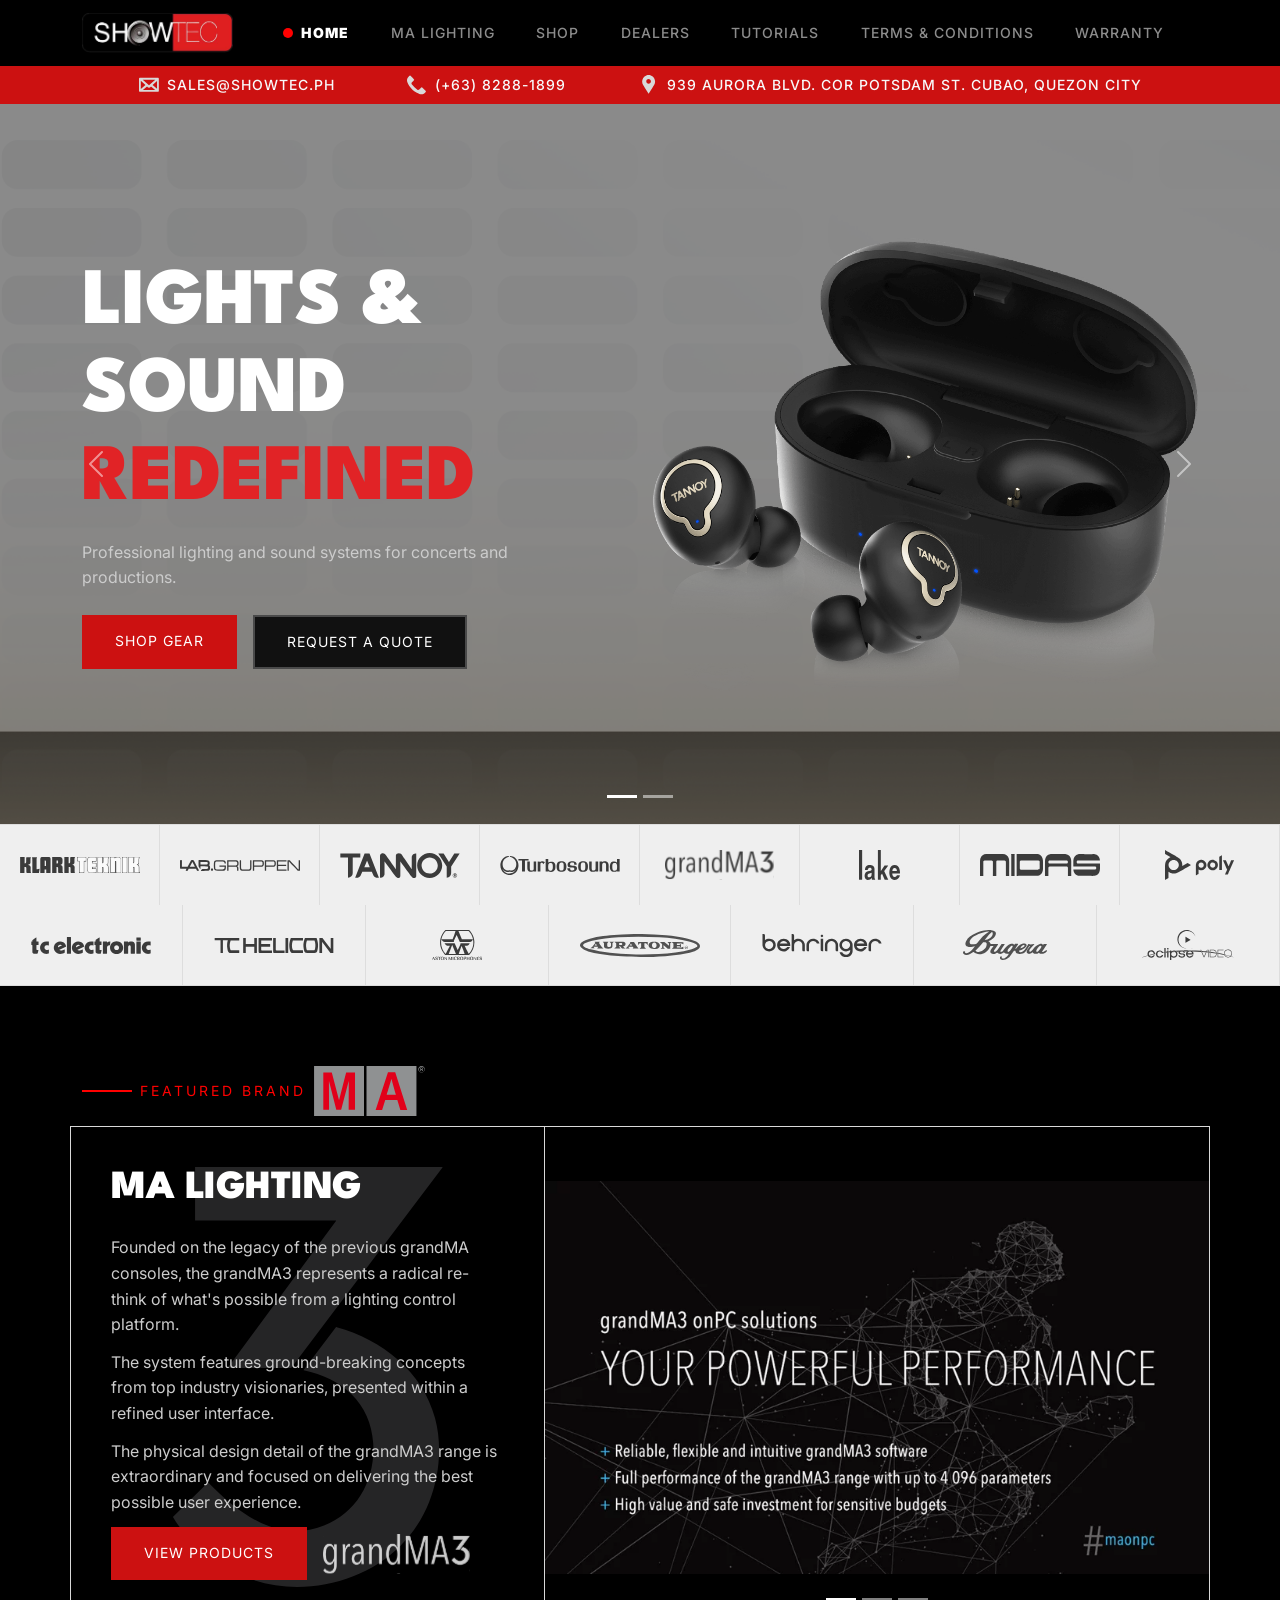
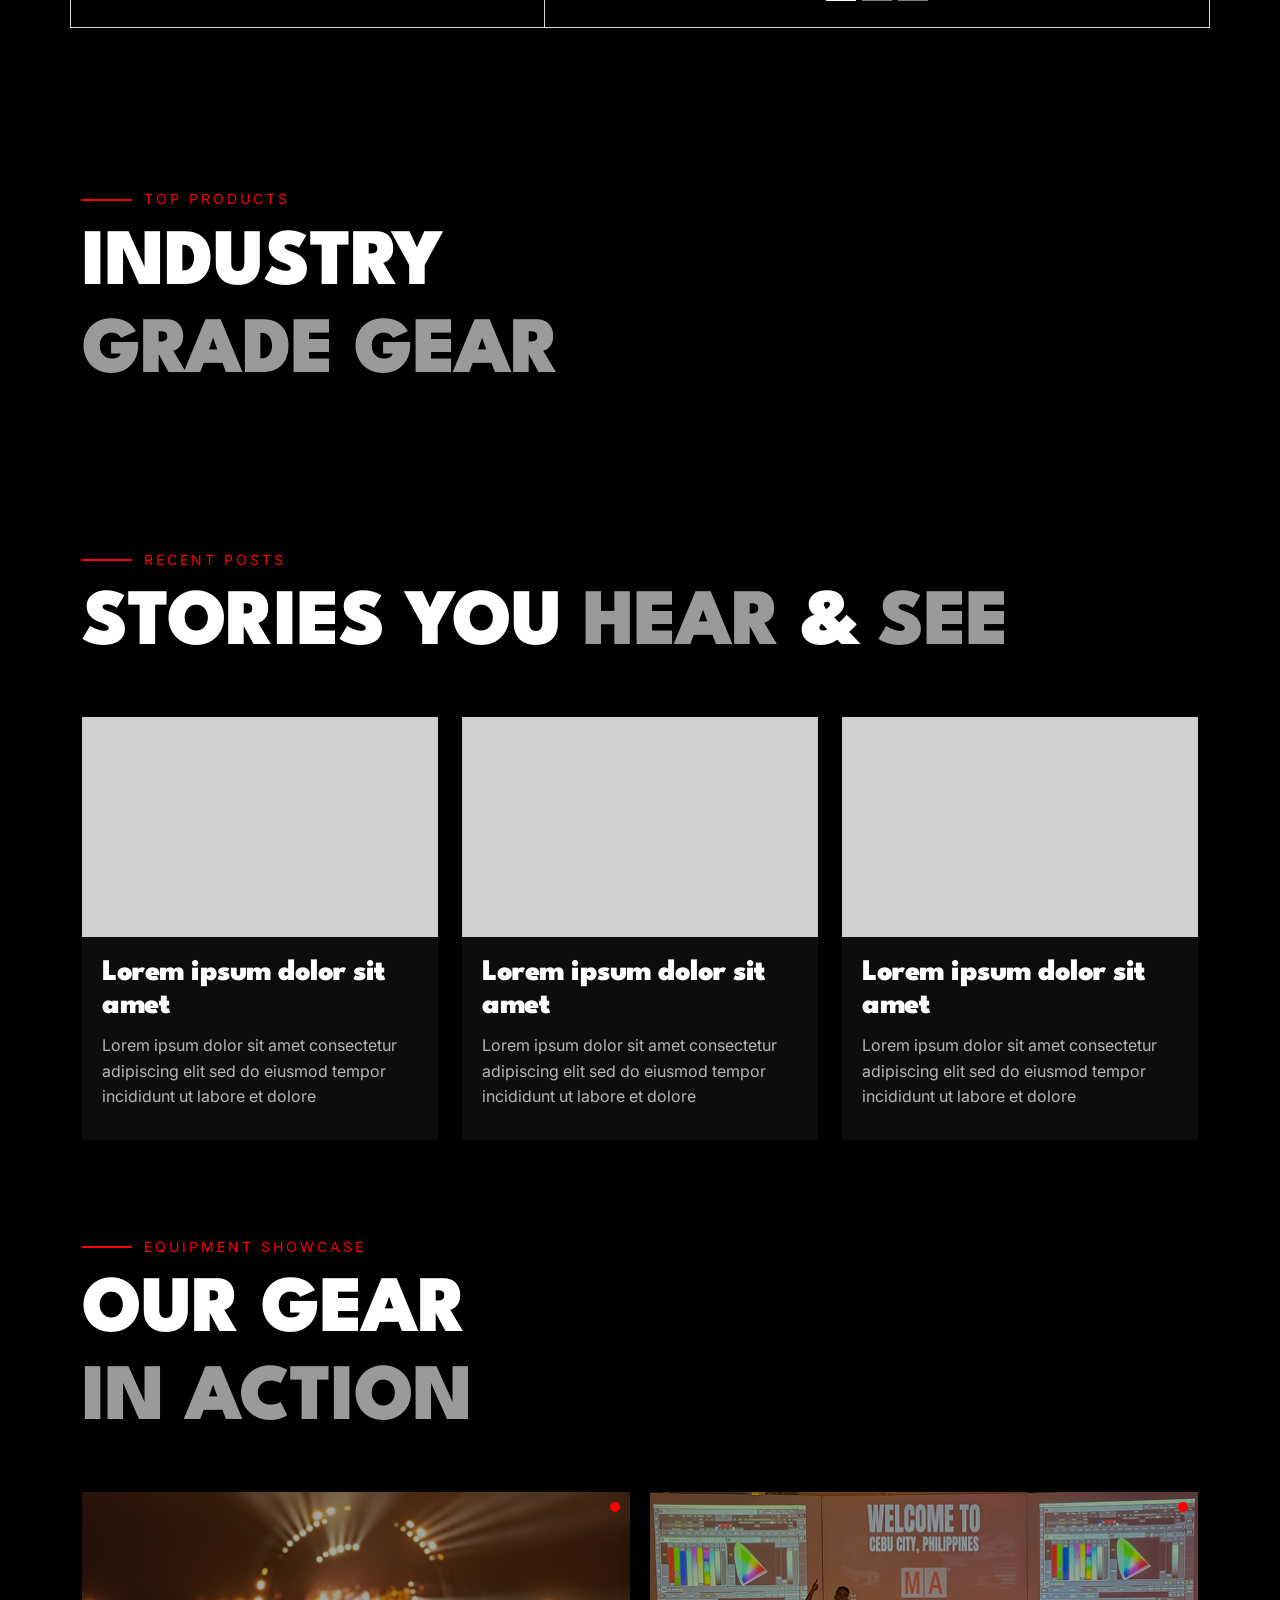
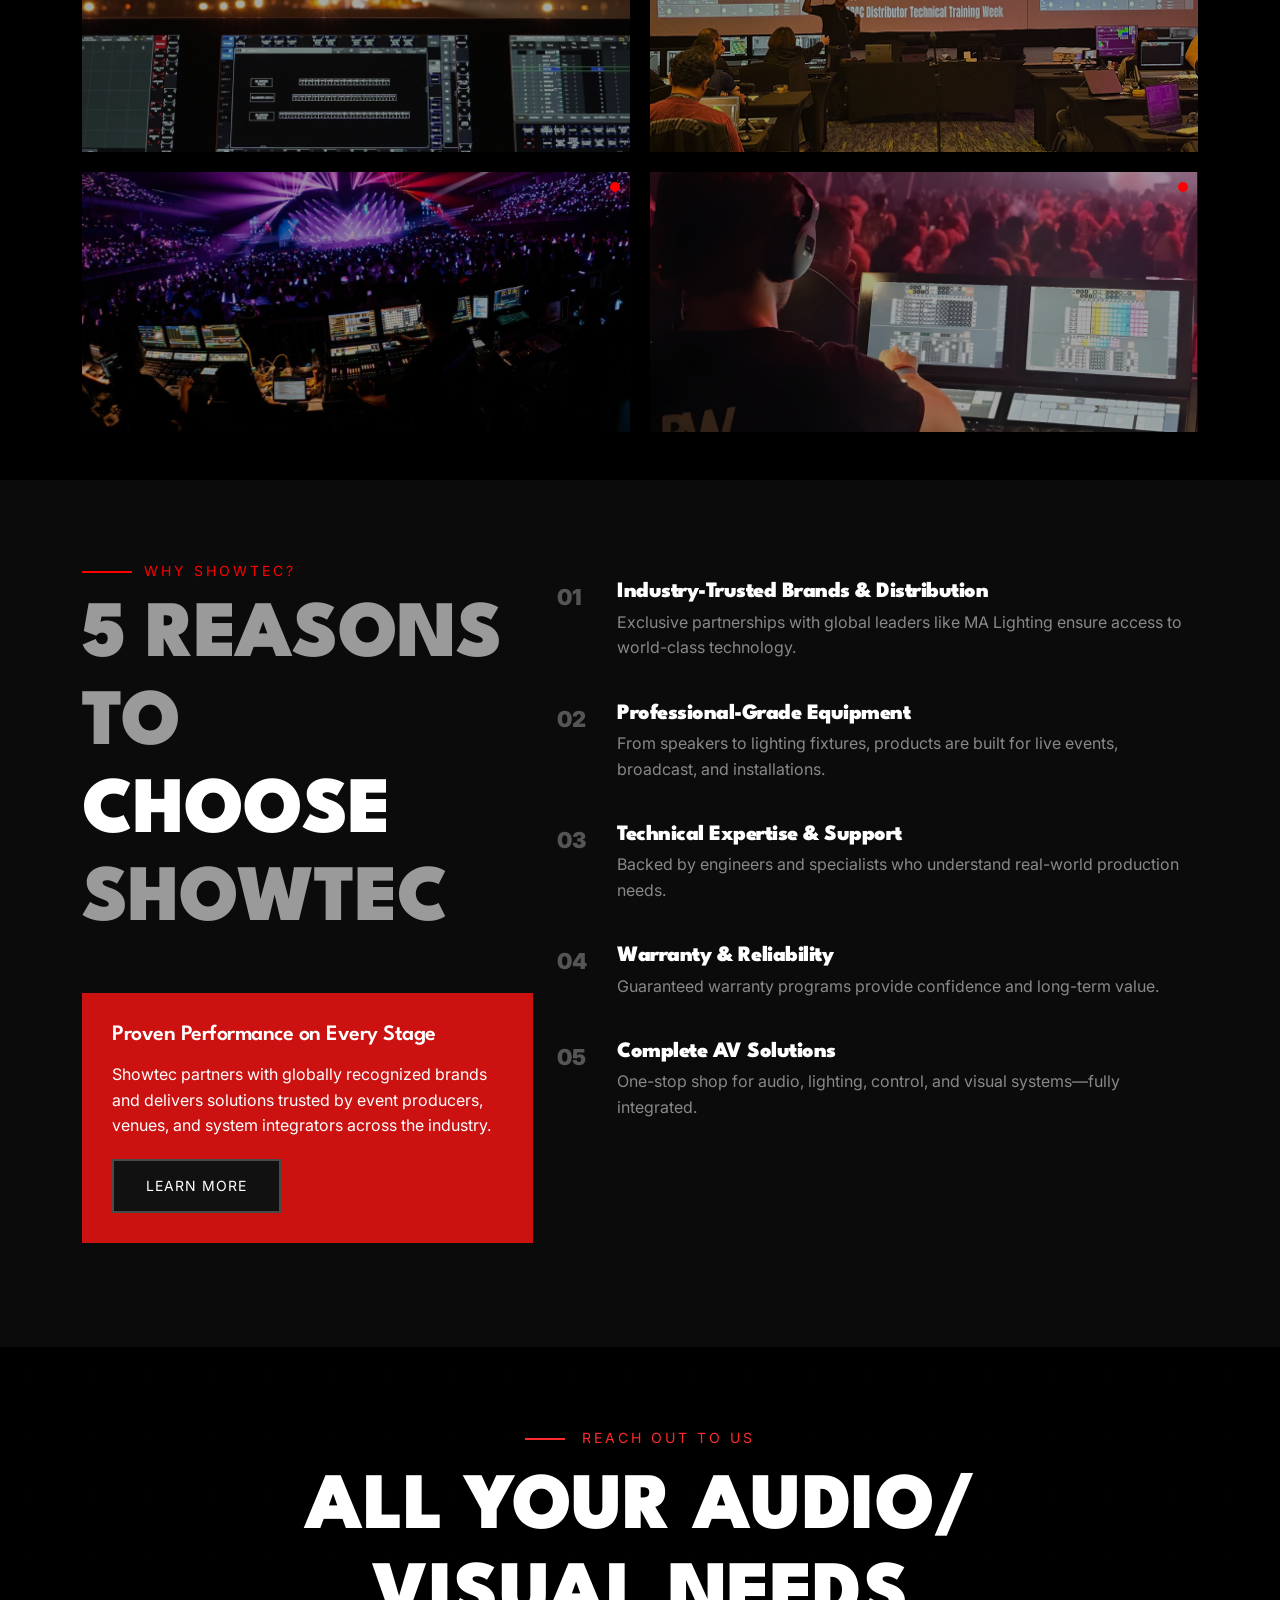
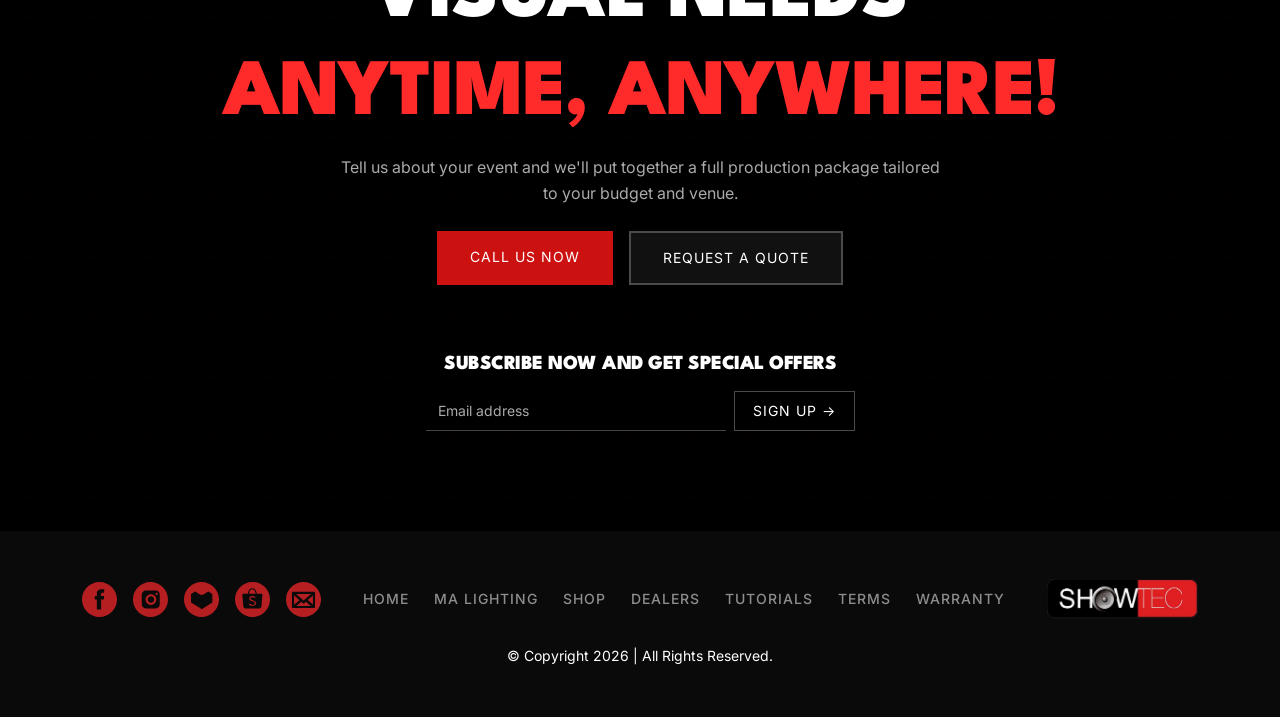
<file: index.html>
<!doctype html>
<html lang="en">

<head>
  <meta charset="UTF-8" />
  <meta name="viewport" content="width=device-width, initial-scale=1" />

  <title>Showtec | Lights & Sound</title>
  <meta name="description" content="Professional lighting and sound systems for events." />
  <meta name="keywords" content="lighting console, stage lighting, sound system philippines" />

  <!-- ================= GOOGLE FONTS ================= -->
  <link rel="preconnect" href="https://fonts.googleapis.com">
  <link rel="preconnect" href="https://fonts.gstatic.com" crossorigin>
  <link
    href="https://fonts.googleapis.com/css2?family=Inter:ital,opsz,wght@0,14..32,100..900;1,14..32,100..900&family=League+Spartan:wght@100..900&display=swap"
    rel="stylesheet">

  <!-- ================= STYLES ================= -->
  <link href="https://cdn.jsdelivr.net/npm/bootstrap@5.3.3/dist/css/bootstrap.min.css" rel="stylesheet" />
  <link rel="stylesheet" href="assets/css/typography.css" />
  <link rel="stylesheet" href="assets/css/style.css" />

  <!-- ================= FAVICON ================= -->
  <link rel="apple-touch-icon" sizes="180x180" href="assets/images/favicon/apple-touch-icon.png" />
  <link rel="icon" type="image/png" sizes="32x32" href="assets/images/favicon/favicon-32x32.png" />
  <link rel="icon" type="image/png" sizes="16x16" href="assets/images/favicon/favicon-16x16.png" />
  <link rel="manifest" href="assets/images/favicon/site.webmanifest" />

  <!-- ================= JAVASCRIPT ================= -->
  <script src="assets/js/main.js" defer></script>
</head>

<body class="bg-black fade-page">

  <!-- ================= NAVBAR================= -->
  <!-- Main navigation bar with logo + menu links w/ script for active state-->
  <nav class="navbar navbar-expand-lg navbar-dark bg-black">

    <div class="container">

      <a class="navbar-brand d-flex align-items-center" href="index.html">
        <img src="assets/images/logo.png" alt="ShowTec Logo" height="40" />
      </a>

      <button class="navbar-toggler" data-bs-toggle="collapse" data-bs-target="#navMenu">
        <span class="navbar-toggler-icon"></span>
      </button>

      <div class="collapse navbar-collapse" id="navMenu">
        <ul class="navbar-nav w-100 justify-content-evenly">

          <li class="nav-item">
            <a class="nav-link" href="index.html">HOME</a>
          </li>

          <li class="nav-item">
            <a class="nav-link" href="ma-lighting/index.html">MA Lighting</a>
          </li>

          <li class="nav-item">
            <a class="nav-link" href="under-construction/index.html">SHOP</a>
          </li>

          <li class="nav-item">
            <a class="nav-link" href="under-construction/index.html">DEALERS</a>
          </li>

          <li class="nav-item">
            <a class="nav-link" href="under-construction/index.html">TUTORIALS</a>
          </li>

          <li class="nav-item">
            <a class="nav-link" href="under-construction/index.html">TERMS & CONDITIONS</a>
          </li>

          <li class="nav-item">
            <a class="nav-link" href="under-construction/index.html">WARRANTY</a>
          </li>

        </ul>
      </div>

    </div>

  </nav>

  <!-- ================= RIBBON ================= -->
  <!-- Full-width section that holds e-mail, location, and contact -->
  <section class="ribbon py-2">
    <div class="container">
      <div class="d-flex flex-wrap justify-content-evenly align-items-center gap-3 text-center">

        <!-- EMAIL -->
        <div class="d-flex align-items-center gap-2">
          <img src="assets/icons/mail-white.svg" width="20" height="20" alt="">
          <a href="mailto:sales@showtec.ph?subject=Inquiry&body=Hello%20I%20would%20like%20to%20ask..."
            class="text-decoration-none text-light">
            sales@showtec.ph
          </a>
        </div>

        <!-- CONTACT -->
        <div class="d-flex align-items-center gap-2">
          <img src="assets/icons/contact-white.svg" width="20" height="20" alt="">
          <a href="tel:+63282881899" class="text-decoration-none text-light">
            (+63) 8288-1899
          </a>
        </div>

        <!-- LOCATION -->
        <div class="d-flex align-items-center gap-2">
          <img src="assets/icons/location-white.svg" width="20" height="20" alt="">
          <span class="text-light">
            939 Aurora Blvd. cor Potsdam St. Cubao, Quezon City
          </span>
        </div>

      </div>
    </div>
  </section>

  <!-- ================= HERO SLIDER ================= -->
  <!-- Main hero carousel with background images + CTA buttons -->
  <section class="hero-slider">

    <div id="heroCarousel" class="carousel slide carousel-fade" data-bs-ride="carousel" data-bs-interval="3000">

      <!-- INDICATORS -->
      <div class="carousel-indicators">
        <button type="button" data-bs-target="#heroCarousel" data-bs-slide-to="0" class="active"></button>
        <button type="button" data-bs-target="#heroCarousel" data-bs-slide-to="1"></button>
      </div>

      <div class="carousel-inner">

        <!-- SLIDE 1 -->
        <div class="carousel-item active hero-slide">

          <div class="hero-bg" style="background-image: url('assets/images/hero/slide1-bg.png');"></div>
          <div class="hero-overlay"></div>

          <div class="container position-relative">
            <div class="row align-items-center hero-content">

              <!-- LEFT -->
              <div
                class="col-lg-6 text-center text-lg-start d-flex flex-column justify-content-center align-items-center align-items-lg-start">
                <h1 class="hero-title">
                  LIGHTS & SOUND<br />
                  <span>REDEFINED</span>
                </h1>

                <p class="hero-subtext">
                  Professional lighting and sound systems for concerts and productions.
                </p>

                <div class="d-flex gap-3 flex-wrap justify-content-center justify-content-lg-start">
                  <a href="#" class="btn-custom btn-primary-custom">SHOP GEAR</a>
                  <a href="#" class="btn-custom btn-secondary-custom">REQUEST A QUOTE</a>
                </div>
              </div>

              <!-- RIGHT -->
              <div class="col-lg-6 d-flex justify-content-center align-items-center">
                <img src="assets/images/hero/slide1-product.png" class="img-fluid hero-img" alt="">
              </div>

            </div>
          </div>

        </div>

        <!-- SLIDE 2 -->
        <div class="carousel-item hero-slide">

          <div class="hero-bg" style="background-image: url('assets/images/hero/slide2-bg.png');"></div>
          <div class="hero-overlay"></div>

          <div class="container position-relative">
            <div class="row align-items-center hero-content">

              <!-- LEFT -->
              <div
                class="col-lg-6 text-center text-lg-start d-flex flex-column justify-content-center align-items-center align-items-lg-start">
                <h1 class="hero-title">
                  LIGHTS & SOUND<br />
                  <span>REDEFINED</span>
                </h1>

                <p class="hero-subtext">
                  Professional lighting and sound systems for concerts and productions.
                </p>

                <div class="d-flex gap-3 flex-wrap justify-content-center justify-content-lg-start">
                  <a href="#" class="btn-custom btn-primary-custom">SHOP GEAR</a>
                  <a href="#" class="btn-custom btn-secondary-custom">REQUEST A QUOTE</a>
                </div>
              </div>

              <!-- RIGHT -->
              <div class="col-lg-6 d-flex justify-content-center align-items-center">
                <img src="assets/images/hero/slide2-product.png" class="img-fluid hero-img" alt="">
              </div>

            </div>
          </div>

        </div>

      </div>

      <!-- CONTROLS -->
      <button class="carousel-control-prev" type="button" data-bs-target="#heroCarousel" data-bs-slide="prev">
        <span class="carousel-control-prev-icon"></span>
      </button>

      <button class="carousel-control-next" type="button" data-bs-target="#heroCarousel" data-bs-slide="next">
        <span class="carousel-control-next-icon"></span>
      </button>

    </div>

  </section>

  <!-- ================= BRAND BAR ================= -->
  <!-- Horizontal strip showing partner / supported brands -->
  <section class="brand-bar">
    <div class="container-fluid p-0">
      <div class="row g-0 text-center">
        <div class="col">
          <a href="https://www.klarkteknik.com/" class="brand-item px-3" target="_blank">
            <img src="assets/images/brands/klarkteknik.svg" alt="Klark Teknik" />
          </a>
        </div>

        <div class="col">
          <a href="https://www.labgruppen.com/" class="brand-item px-3" target="_blank">
            <img src="assets/images/brands/lab-gruppen.svg" alt="Lab Gruppen" />
          </a>
        </div>

        <div class="col">
          <a href="https://www.tannoy.com/" class="brand-item px-3" target="_blank">
            <img src="assets/images/brands/tannoy.svg" alt="Tannoy" />
          </a>
        </div>

        <div class="col">
          <a href="https://www.turbosound.com/" class="brand-item px-3" target="_blank">
            <img src="assets/images/brands/turbosound.svg" alt="Turbosound" />
          </a>
        </div>

        <div class="col">
          <a href="https://www.malighting.com/" class="brand-item px-3" target="_blank">
            <img src="assets/images/brands/grandma3-black.svg" alt="MA Lighting" />
          </a>
        </div>

        <div class="col">
          <a href="#" class="brand-item px-3" target="_blank">
            <img src="assets/images/brands/lake.svg" alt="Lake" />
          </a>
        </div>

        <div class="col">
          <a href="https://www.midasconsoles.com/" class="brand-item px-3" target="_blank">
            <img src="assets/images/brands/midas.svg" alt="Midas" />
          </a>
        </div>

        <div class="col">
          <a href="https://polyheadsets.net/" class="brand-item px-3" target="_blank">
            <img src="assets/images/brands/poly.svg" alt="Poly" />
          </a>
        </div>

        <div class="col">
          <a href="https://www.tcelectronic.com/" class="brand-item px-3" target="_blank">
            <img src="assets/images/brands/tc-electronic.svg" alt="TC Electronics" />
          </a>
        </div>

        <div class="col">
          <a href="https://www.tc-helicon.com/" class="brand-item px-3" target="_blank">
            <img src="assets/images/brands/tc-helicon.svg" alt="TC Helicon" />
          </a>
        </div>

        <div class="col">
          <a href="https://www.astonmics.com/" class="brand-item px-3" target="_blank">
            <img src="assets/images/brands/aston-microphones.svg" alt="Aston Microphones" />
          </a>
        </div>

        <div class="col">
          <a href="https://www.auratoneaudio.com/" class="brand-item px-3" target="_blank">
            <img src="assets/images/brands/auratone.svg" alt="Auratone" />
          </a>
        </div>

        <div class="col">
          <a href="https://www.behringer.com/" class="brand-item px-3" target="_blank">
            <img src="assets/images/brands/behringer.svg" alt="Behringer" />
          </a>
        </div>

        <div class="col">
          <a href="https://www.bugera-amps.com/" class="brand-item px-3" target="_blank">
            <img src="assets/images/brands/burgera.svg" alt="Burgera" />
          </a>
        </div>

        <div class="col">
          <a href="#" class="brand-item px-3" target="_blank">
            <img src="assets/images/brands/eclipse-video.svg" alt="Eclipse Video" />
          </a>
        </div>

      </div>
    </div>
  </section>

  <!-- ================= FEATURED BRAND ================= -->
  <!-- Split layout: text content (left) + carousel (right) -->
  <section class="featured-brand-section section-video">

    <!-- VIDEO BACKGROUND -->
    <div class="video-wrapper">
      <video autoplay muted loop playsinline>
        <source src="/assets/images/background/showtec-animation-sound-red.mp4" type="video/mp4">
      </video>
      <div class="overlay"></div>
    </div>

    <div class="container">

      <!-- SECTION HEADER -->
      <div class="section-title">
        <div class="small-title d-flex align-items-center gap-2">

          <span class="line"></span>
          <span class="text">FEATURED BRAND</span>

          <!-- LOGO -->
          <img src="assets/images/brands/ma-r.svg" alt="Brand Logo" class="featured-logo">

        </div>
      </div>

      <div class="row featured-brand-wrapper">

        <!-- LEFT CONTENT -->
        <div class="col-lg-5 featured-brand-content">

          <h2 class="brand-title">MA LIGHTING</h2>

          <p>
            Founded on the legacy of the previous grandMA consoles, the
            grandMA3 represents a radical re-think of what's possible from a
            lighting control platform.
          </p>

          <p>
            The system features ground-breaking concepts from top industry
            visionaries, presented within a refined user interface.
          </p>

          <p>
            The physical design detail of the grandMA3 range is extraordinary
            and focused on delivering the best possible user experience.
          </p>

          <div class="d-flex align-items-center gap-3">
            <a href="#" class="btn-custom btn-primary-custom">
              VIEW PRODUCTS
            </a>

            <!-- CLICKABLE LOGO -->
            <a href="https://www.malighting.com/" target="_blank" rel="noopener noreferrer">
              <img src="assets/images/brands/grandma3-white.svg" alt="grandMA3" class="brand-logo">
            </a>
          </div>

        </div>

        <!-- RIGHT CAROUSEL -->
        <div class="col-lg-7 p-0">
          <div id="brandCarousel" class="carousel slide" data-bs-ride="carousel">

            <div class="carousel-inner">

              <div class="carousel-item active">
                <img src="assets/images/feature-brand/slide-1.png" class="d-block w-100" />
              </div>

              <div class="carousel-item">
                <img src="assets/images/feature-brand/slide-2.webp" class="d-block w-100" />
              </div>

              <div class="carousel-item">
                <img src="assets/images/feature-brand/slide-3.webp" class="d-block w-100" />
              </div>

            </div>

            <!-- INDICATORS -->
            <div class="carousel-indicators">
              <button type="button" data-bs-target="#brandCarousel" data-bs-slide-to="0" class="active"></button>
              <button type="button" data-bs-target="#brandCarousel" data-bs-slide-to="1"></button>
              <button type="button" data-bs-target="#brandCarousel" data-bs-slide-to="2"></button>
            </div>

          </div>
        </div>

      </div>

    </div>
  </section>

  <!-- ================= TOP PRODUCTS ================= -->
  <!-- Grid display of featured / best-selling products -->
  <section class="top-products-section">
    <div class="container">

      <!-- SECTION HEADER -->
      <div class="section-title mb-5">
        <div class="small-title">
          <span class="line"></span>
          <span class="text">TOP PRODUCTS</span>
        </div>

        <h2 class="main-title">
          INDUSTRY <br>
          <span>GRADE GEAR</span>
        </h2>
      </div>

      <div class="row g-4" id="products-container">
        <!-- PRODUCTS WILL LOAD HERE -->
        <!-- PRODUCT CARD EXAMPLE -->
      </div>

    </div>
  </section>

  <!-- ================= RECENT POSTS (GRID w/ Description) ================= -->
  <section class="recent-posts-section py-5">
    <div class="container">

      <!-- SECTION HEADER -->
      <div class="section-title mb-5">
        <div class="small-title">
          <span class="line"></span>
          <span class="text">RECENT POSTS</span>
        </div>
        <h2 class="main-title">STORIES YOU <span>HEAR</span> & <span>SEE</span></h2>
      </div>

      <div class="row g-4">

        <!-- CARD -->
        <div class="col-lg-4 col-md-6">
          <div class="post-grid-card">
            <div class="post-grid-image"></div>

            <div class="post-grid-content">
              <h4 class="post-grid-title">
                Lorem ipsum dolor sit amet
              </h4>

              <p class="post-grid-description">
                Lorem ipsum dolor sit amet consectetur adipiscing elit sed do eiusmod tempor incididunt ut labore et
                dolore
              </p>
            </div>
          </div>
        </div>

        <!-- CARD -->
        <div class="col-lg-4 col-md-6">
          <div class="post-grid-card">
            <div class="post-grid-image"></div>

            <div class="post-grid-content">
              <h4 class="post-grid-title">
                Lorem ipsum dolor sit amet
              </h4>

              <p class="post-grid-description">
                Lorem ipsum dolor sit amet consectetur adipiscing elit sed do eiusmod tempor incididunt ut labore et
                dolore
              </p>
            </div>
          </div>
        </div>

        <!-- CARD -->
        <div class="col-lg-4 col-md-6">
          <div class="post-grid-card">
            <div class="post-grid-image"></div>

            <div class="post-grid-content">
              <h4 class="post-grid-title">
                Lorem ipsum dolor sit amet
              </h4>

              <p class="post-grid-description">
                Lorem ipsum dolor sit amet consectetur adipiscing elit sed do eiusmod tempor incididunt ut labore et
                dolore
              </p>
            </div>
          </div>
        </div>

      </div>
    </div>
  </section>

  <!-- ================= EQUIPMENT SHOWCASE (Images / Dot) ================= -->
  <!-- Image Card Layout with Record Red Dot -->
  <section class="recent-posts py-5">

    <div class="container">
      <!-- SECTION HEADER -->
      <div class="section-title mb-5">

        <div class="small-title">
          <span class="line"></span>
          <span class="text">EQUIPMENT SHOWCASE</span>
        </div>

        <h2 class="main-title">
          OUR GEAR <br>
          <span>IN ACTION</span>
        </h2>

      </div>

      <!-- POSTS GRID -->
      <div class="posts-grid">

        <a href="https://www.facebook.com/Showtec.ph" class="post-card-link" target="_blank">
          <div class="post-card">
            <img src="assets/images/recent-posts/recent-post-dot-1.png" alt="">
            <span class="record-dot"></span>
            <div class="post-overlay">
              <span class="date">03-25-26</span>
              <h3>Something extraordinary lit up the stages of France, Belgium & Switzerland.</h3>
            </div>
          </div>
        </a>

        <a href="https://www.facebook.com/Showtec.ph" class="post-card-link" target="_blank">
          <div class="post-card">
            <img src="assets/images/recent-posts/recent-post-dot-2.png" alt="">
            <span class="record-dot"></span>
            <div class="post-overlay">
              <span class="date">03-05-26</span>
              <h3>APAC Distributor Technical Training Week 2026 - Cebu, Philippines!</h3>
            </div>
          </div>
        </a>

        <a href="https://www.facebook.com/Showtec.ph" class="post-card-link" target="_blank">
          <div class="post-card">
            <img src="assets/images/recent-posts/equip-3.svg" alt="">
            <span class="record-dot"></span>
            <div class="post-overlay">
              <span class="date">11-13-25</span>
              <h3>The grandMA3 in action, powering the stunning ACME Lights setup!</h3>
            </div>
          </div>
        </a>

        <a href="https://www.facebook.com/Showtec.ph" class="post-card-link" target="_blank">
          <div class="post-card">
            <img src="assets/images/recent-posts/recent-post-dot-4.png" alt="">
            <span class="record-dot"></span>
            <div class="post-overlay">
              <span class="date">03-05-26</span>
              <h3>Spotted: Midas M32 LIVE & M32R LIVE at the Philippines Korea Business Forum.</h3>
            </div>
          </div>
        </a>

      </div>
    </div>

  </section>


  <!-- ================= WHY SHOWTEC? (LIST / FEATURED) ================= -->
  <!-- Split layout: highlighted content + numbered list -->
  <section class="why-showtec-section">
    <div class="container">

      <div class="row align-items-start">

        <!-- LEFT SIDE -->
        <div class="col-lg-5 mb-4">

          <div class="section-title mb-5">
            <div class="small-title">
              <span class="line"></span>
              <span class="text">WHY SHOWTEC?</span>
            </div>

            <h2 class="main-title">
              <span>5 REASONS TO</span><br />
              CHOOSE <span>SHOWTEC</span>
            </h2>
          </div>

          <div class="highlight-box">
            <h4>Proven Performance on Every Stage</h4>

            <p>
              Showtec partners with globally recognized brands and delivers solutions trusted by event producers, venues, and system integrators across the industry.
            </p>

            <a href="#" class="btn-custom btn-secondary-custom">
              LEARN MORE
            </a>
          </div>

        </div>

        <!-- RIGHT SIDE -->
        <div class="col-lg-7">

          <div class="post-item">
            <span class="number">01</span>
            <div>
              <h5>Industry-Trusted Brands & Distribution</h5>
              <p>Exclusive partnerships with global leaders like MA Lighting ensure access to world-class technology.
              </p>
            </div>
          </div>

          <div class="post-item">
            <span class="number">02</span>
            <div>
              <h5>Professional-Grade Equipment</h5>
              <p>From speakers to lighting fixtures, products are built for live events, broadcast, and installations.
              </p>
            </div>
          </div>

          <div class="post-item">
            <span class="number">03</span>
            <div>
              <h5>Technical Expertise & Support</h5>
              <p>Backed by engineers and specialists who understand real-world production needs.</p>
            </div>
          </div>

          <div class="post-item">
            <span class="number">04</span>
            <div>
              <h5>Warranty & Reliability</h5>
              <p>Guaranteed warranty programs provide confidence and long-term value.</p>
            </div>
          </div>

          <div class="post-item">
            <span class="number">05</span>
            <div>
              <h5>Complete AV Solutions</h5>
              <p>One-stop shop for audio, lighting, control, and visual systems—fully integrated.</p>
            </div>
          </div>

        </div>

      </div>

    </div>
  </section>

  <!-- ================= REACH OUT / CTA ================= -->
  <!-- Full-screen call-to-action with overlay + email signup -->
  <section class="reachout-section text-center text-white d-flex align-items-center section-video">

    <!-- VIDEO BACKGROUND -->
    <div class="video-wrapper">
      <video autoplay muted loop playsinline>
        <source src="/assets/images/background/showtec-animation-sound-red.mp4" type="video/mp4">
      </video>
      <div class="overlay"></div>
    </div>

    <div class="container">

      <!-- Small Header -->
      <p class="reachout-subtitle mb-3">
        <span class="line"></span> REACH OUT TO US
      </p>

      <!-- Main Heading -->
      <h1 class="reachout-title">
        ALL YOUR AUDIO/<br>
        VISUAL NEEDS
      </h1>

      <h1 class="reachout-highlight main-title">
        ANYTIME, ANYWHERE!
      </h1>

      <!-- Description -->
      <p class="reachout-desc mt-3 mb-4">
        Tell us about your event and we'll put together a full production
        package tailored to your budget and venue.
      </p>

      <!-- Buttons -->
      <div class="d-flex justify-content-center gap-3 flex-wrap mb-5">

        <a href="#" class="btn-custom btn-primary-custom">
          CALL US NOW
        </a>

        <a href="#" class="btn-custom btn-secondary-custom">
          REQUEST A QUOTE
        </a>

      </div>

      <!-- Subscribe -->
      <div class="subscribe-box mx-auto">
        <h5 class="mb-3">
          SUBSCRIBE NOW AND GET <span>SPECIAL OFFERS</span>
        </h5>

        <form class="d-flex justify-content-center flex-wrap gap-2">
          <input type="email" class="form-control" placeholder="Email address" style="max-width: 300px;">

          <button class="btn-custom btn-secondary-custom flex-shrink-0">
            SIGN UP →
          </button>
        </form>
      </div>

    </div>
  </section>


  <!-- ================= FOOTER ================= -->
  <!-- Social Media links, Navigation links, Logo and Copyright -->
  <footer class="footer-section text-white py-5">
    <div class="container">

      <div class="d-flex flex-column flex-md-row justify-content-between align-items-center text-center text-md-start">

        <!-- SOCIAL MEDIA -->
        <div class="mb-3 mb-md-0">
          <div class="footer-social d-flex gap-3">

            <a href="https://www.facebook.com/Showtec.ph" target="_blank" class="social-icon">
              <img src="assets/icons/facebook.svg" alt="Facebook">
            </a>

            <a href="https://www.instagram.com/showtecph/" target="_blank" class="social-icon">
              <img src="assets/icons/instagram.svg" alt="Instagram">
            </a>

            <a href="https://www.lazada.com.ph/shop/showtec/" target="_blank" class="social-icon">
              <img src="assets/icons/lazada.svg" alt="Lazada">
            </a>

            <a href="https://shopee.ph/showtec_official" target="_blank" class="social-icon">
              <img src="assets/icons/shopee.svg" alt="Shopee">
            </a>

            <a href="mailto:sales@showtec.ph?subject=Inquiry&body=Hello%20I%20would%20like%20to%20ask..."
              class="social-icon">
              <img src="assets/icons/mail.svg" alt="Email">
            </a>

          </div>
        </div>

        <!-- LINKS -->
        <div class="mb-3 mb-md-0">
          <div class="footer-links">
            <a href="index.html" class="footer-link">HOME</a>
            <a href="ma-lighting/index.html" class="footer-link">MA Lighting</a>
            <a href="under-construction/index.html" class="footer-link">SHOP</a>
            <a href="under-construction/index.html" class="footer-link">DEALERS</a>
            <a href="under-construction/index.html" class="footer-link">TUTORIALS</a>
            <a href="under-construction/index.html" class="footer-link">TERMS</a>
            <a href="under-construction/index.html" class="footer-link">WARRANTY</a>
          </div>
        </div>

        <!-- LOGO -->
        <div class="text-center">
          <a href="index.html">
            <img src="assets/images/logo.png" alt="ShowTec Logo" height="40">
          </a>
        </div>

      </div>

      <!-- COPYRIGHT -->
      <div class="text-center mt-4">
        <small>
          © Copyright 2026 | All Rights Reserved.
        </small>
      </div>

    </div>
  </footer>

  <script src="https://cdn.jsdelivr.net/npm/bootstrap@5.3.3/dist/js/bootstrap.bundle.min.js"></script>
</body>

</html>
</file>
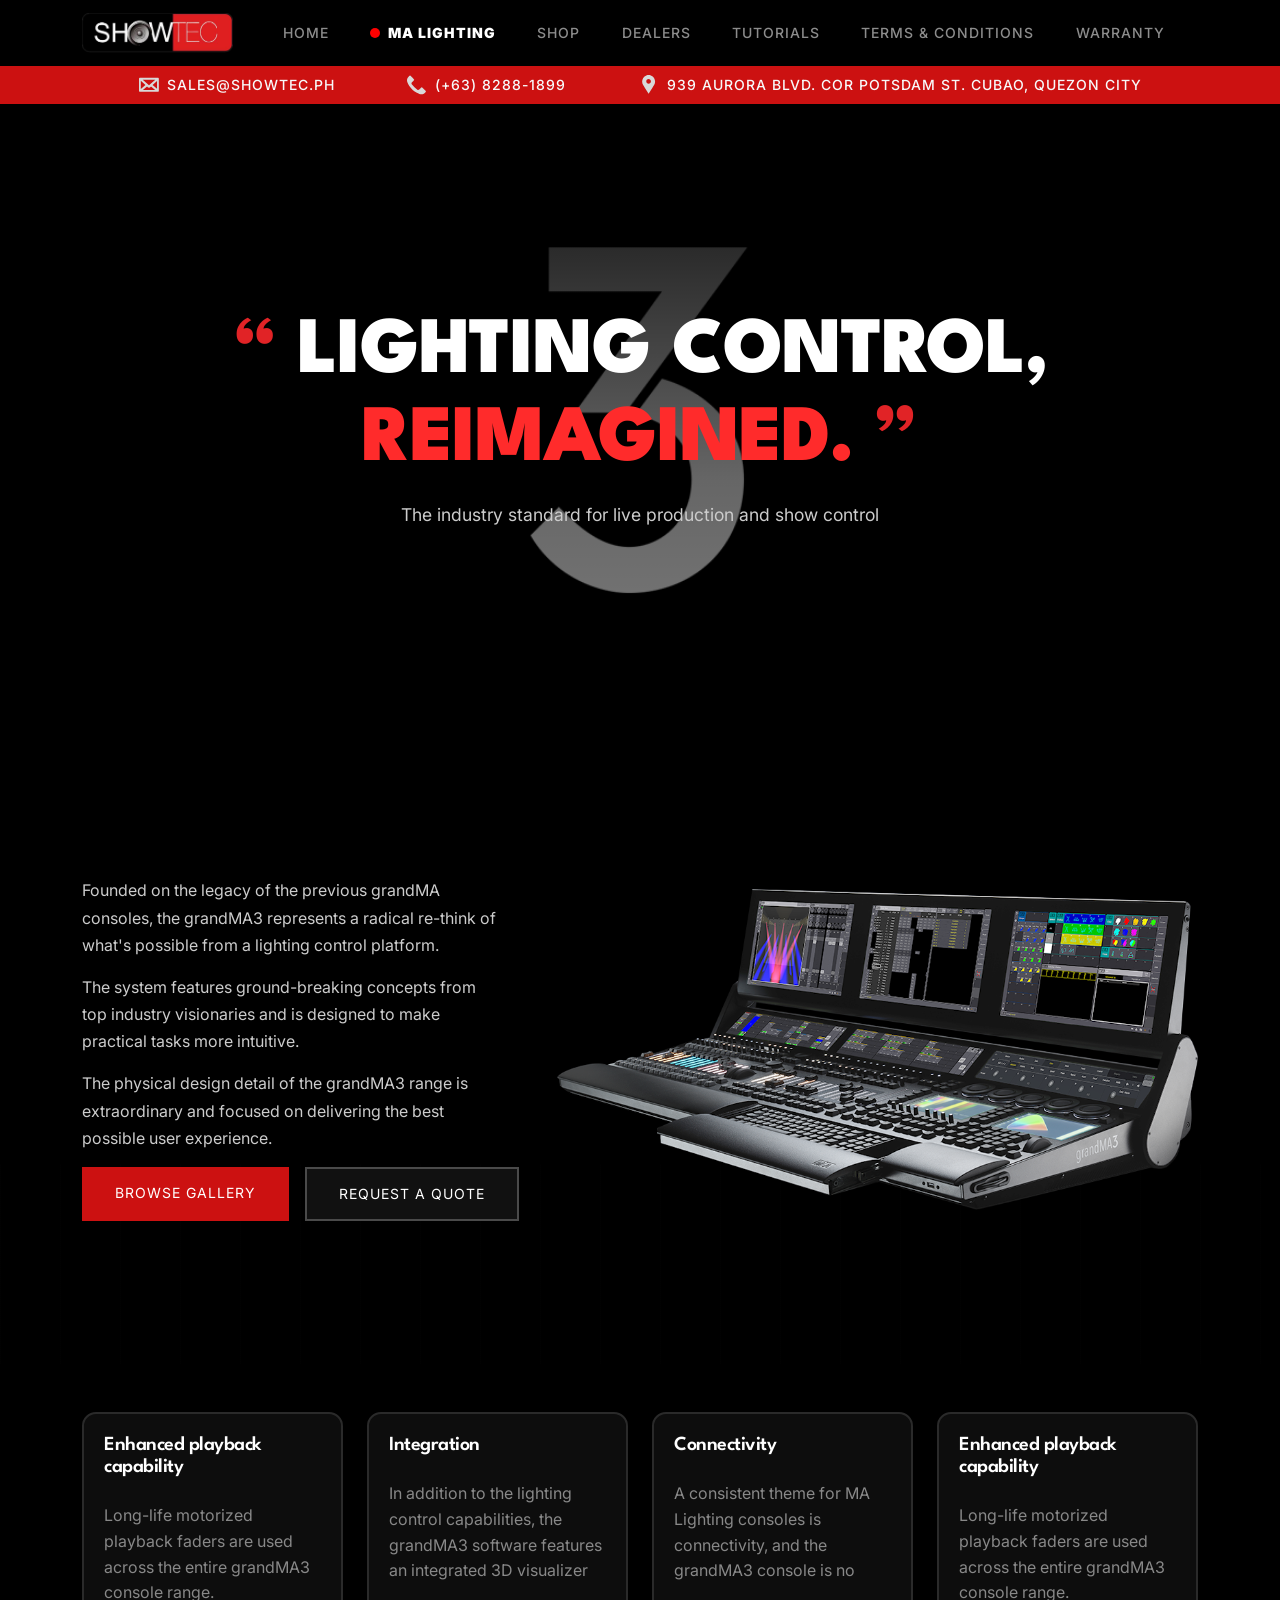
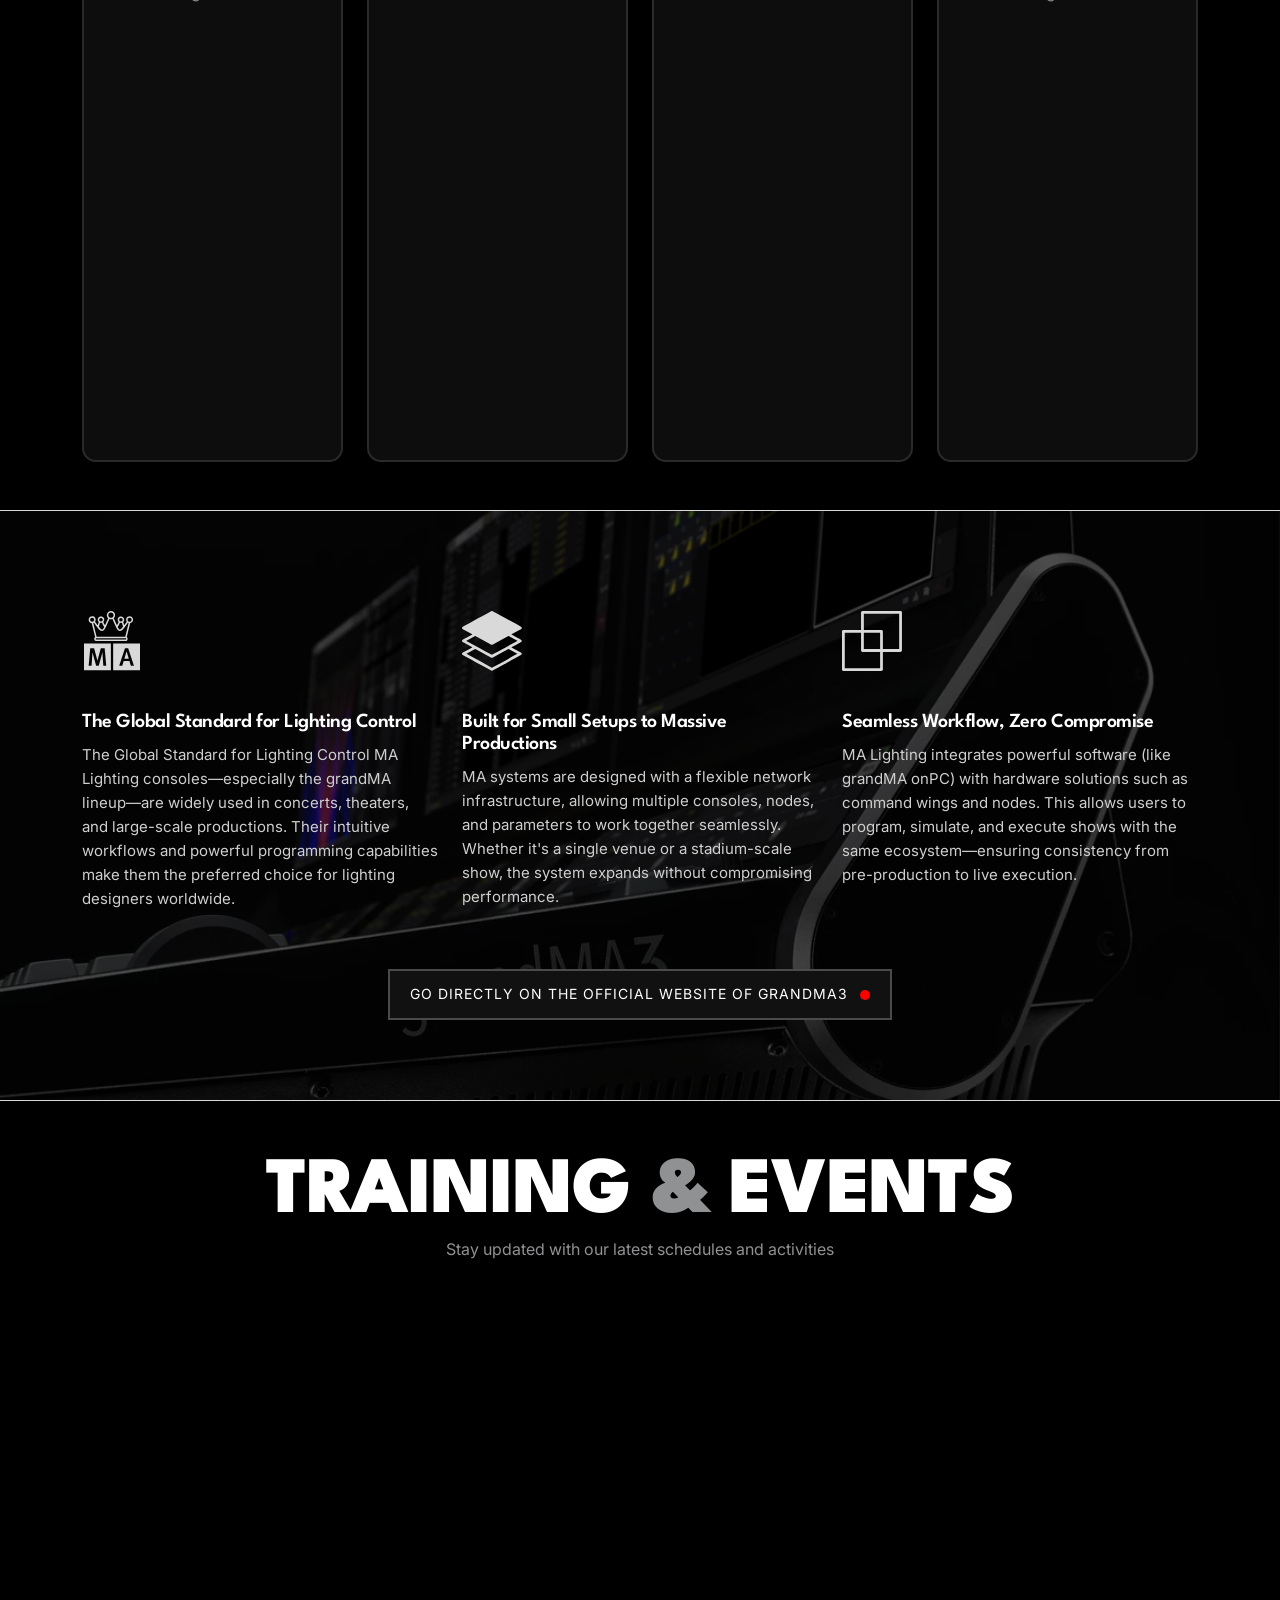
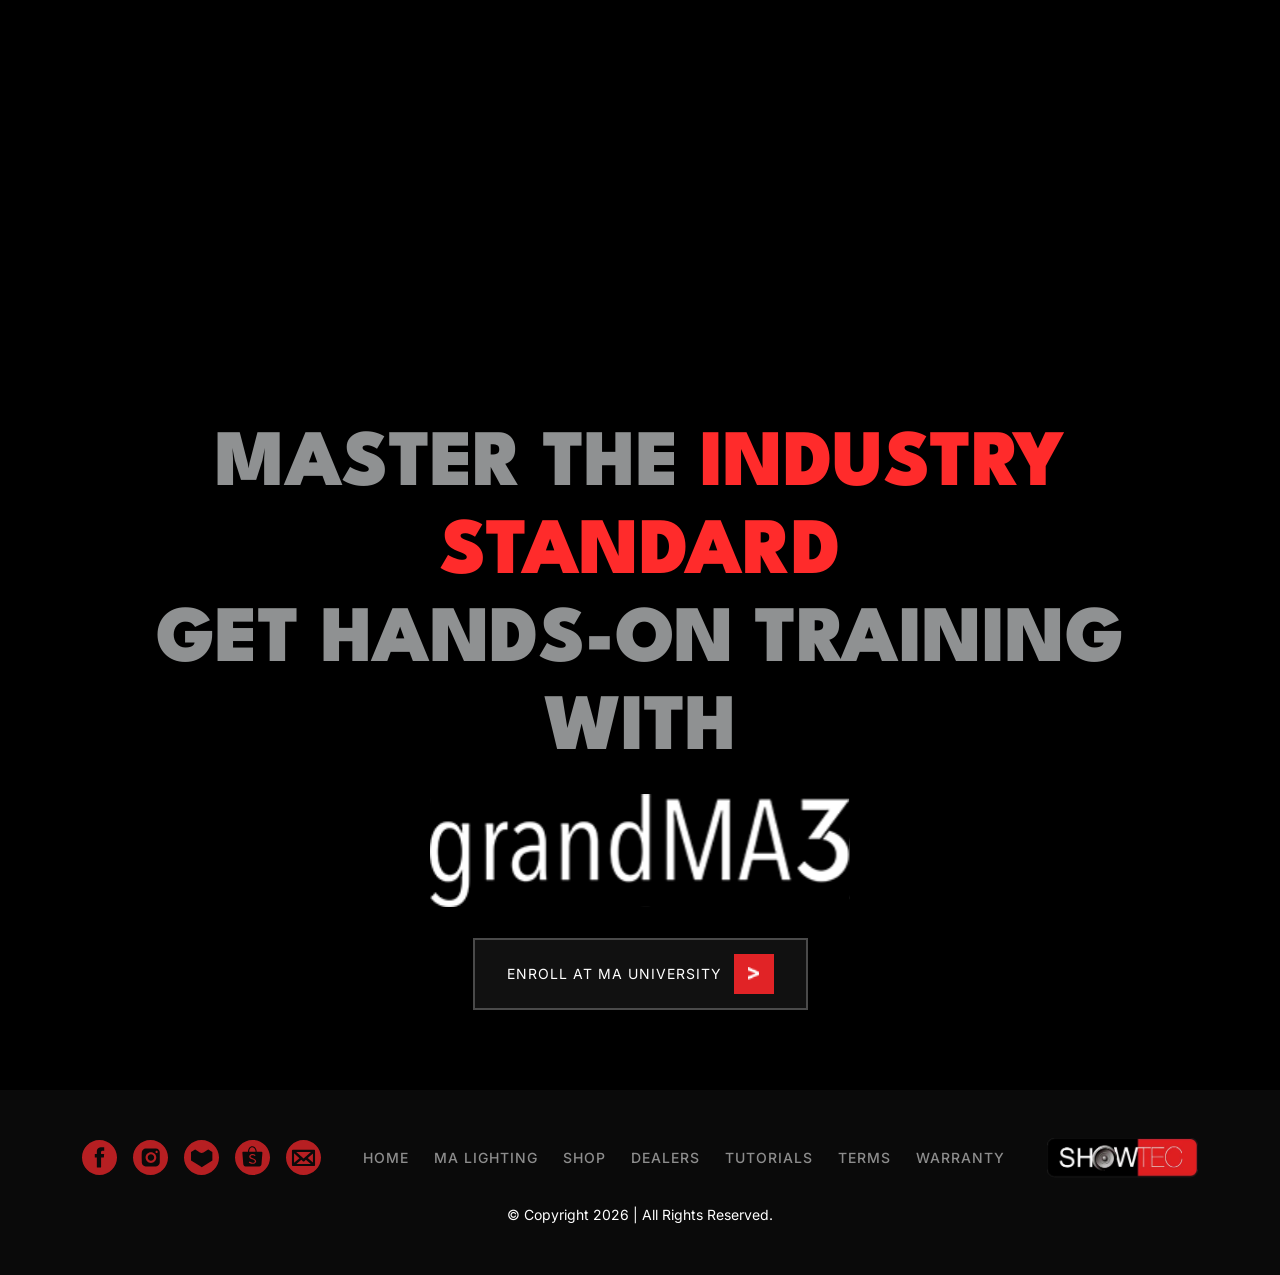
<file: ma-lighting/index.html>
<!DOCTYPE html>
<html lang="en">

<head>
    <meta charset="UTF-8" />
    <meta name="viewport" content="width=device-width, initial-scale=1" />

    <title>Showtec | Lights & Sound</title>
    <meta name="description" content="Professional lighting and sound systems for events." />
    <meta name="keywords" content="lighting console, stage lighting, sound system philippines" />

    <!-- ================= BOOTSTRAP ================= -->
    <link href="https://cdn.jsdelivr.net/npm/bootstrap@5.3.3/dist/css/bootstrap.min.css" rel="stylesheet" />

    <!-- ================= GOOGLE FONTS ================= -->
    <link rel="preconnect" href="https://fonts.googleapis.com">
    <link rel="preconnect" href="https://fonts.gstatic.com" crossorigin>
    <link
        href="https://fonts.googleapis.com/css2?family=Inter:ital,opsz,wght@0,14..32,100..900;1,14..32,100..900&family=League+Spartan:wght@100..900&display=swap"
        rel="stylesheet">

    <!-- ================= STYLES ================= -->
    <link rel="stylesheet" href="/assets/css/typography.css" />
    <link rel="stylesheet" href="/assets/css/style.css" />

    <!-- ================= FAVICON ================= -->
    <link rel="apple-touch-icon" sizes="180x180" href="/assets/images/favicon/apple-touch-icon.png" />
    <link rel="icon" type="image/png" sizes="32x32" href="/assets/images/favicon/favicon-32x32.png" />
    <link rel="icon" type="image/png" sizes="16x16" href="/assets/images/favicon/favicon-16x16.png" />
    <link rel="manifest" href="/assets/images/favicon/site.webmanifest" />

    <!-- ================= JAVASCRIPT ================= -->
    <script src="/assets/js/main.js" defer></script>
</head>

<body class="bg-black fade-page">

    <!-- ================= NAVBAR ================= -->
    <!-- Main navigation bar with logo + menu links w/ script for active state-->
    <nav class="navbar navbar-expand-lg navbar-dark bg-black">

        <div class="container">

            <a class="navbar-brand d-flex align-items-center" href="/">
                <img src="/assets/images/logo.png" alt="ShowTec Logo" height="40" />
            </a>

            <button class="navbar-toggler" data-bs-toggle="collapse" data-bs-target="#navMenu">
                <span class="navbar-toggler-icon"></span>
            </button>

            <div class="collapse navbar-collapse" id="navMenu">
                <ul class="navbar-nav w-100 justify-content-evenly">

                    <li class="nav-item">
                        <a class="nav-link" href="/">HOME</a>
                    </li>

                    <li class="nav-item">
                        <a class="nav-link" href="/ma-lighting/">MA Lighting</a>
                    </li>

                    <li class="nav-item">
                        <a class="nav-link" href="/under-construction/">SHOP</a>
                    </li>

                    <li class="nav-item">
                        <a class="nav-link" href="/under-construction/">DEALERS</a>
                    </li>

                    <li class="nav-item">
                        <a class="nav-link" href="/under-construction/">TUTORIALS</a>
                    </li>

                    <li class="nav-item">
                        <a class="nav-link" href="/under-construction/">TERMS & CONDITIONS</a>
                    </li>

                    <li class="nav-item">
                        <a class="nav-link" href="/under-construction/">WARRANTY</a>
                    </li>

                </ul>
            </div>

        </div>

    </nav>

    <!-- ================= RIBBON ================= -->
    <!-- Full-width section that holds e-mail, location, and contact -->
    <section class="ribbon py-2">
        <div class="container">
            <div class="d-flex flex-wrap justify-content-evenly align-items-center gap-3 text-center">

                <!-- EMAIL -->
                <div class="d-flex align-items-center gap-2">
                    <img src="/assets/icons/mail-white.svg" width="20" height="20" alt="">
                    <a href="mailto:sales@showtec.ph?subject=Inquiry&body=Hello%20I%20would%20like%20to%20ask..."
                        class="text-decoration-none text-light">
                        sales@showtec.ph
                    </a>
                </div>

                <!-- CONTACT -->
                <div class="d-flex align-items-center gap-2">
                    <img src="/assets/icons/contact-white.svg" width="20" height="20" alt="">
                    <a href="tel:+63282881899" class="text-decoration-none text-light">
                        (+63) 8288-1899
                    </a>
                </div>

                <!-- LOCATION -->
                <div class="d-flex align-items-center gap-2">
                    <img src="/assets/icons/location-white.svg" width="20" height="20" alt="">
                    <span class="text-light">
                        939 Aurora Blvd. cor Potsdam St. Cubao, Quezon City
                    </span>
                </div>

            </div>
        </div>
    </section>

    <!-- ================= MA LIGHTING HERO SECTION ================= -->
    <section class="grandma-hero d-flex align-items-center text-center text-white">
        <div class="container">

            <!-- MAIN TEXT -->
            <h1 class="hero-title">
                <span class="quote">“</span>
                LIGHTING CONTROL,<br />
                <span class="highlight">REIMAGINED.</span>
                <span class="quote">”</span>
            </h1>

            <!-- SUBTEXT -->
            <p class="hero-subtitle mt-3">
                The industry standard for live production and show control
            </p>

        </div>
    </section>

    <!-- ================= Image and Description Section ================= -->
    <!-- Sub Hero Section with Descriptiion on the left and Image at the Right -->
    <section class="hero-section text-white section-video">

        <!-- VIDEO BACKGROUND -->
        <div class="video-wrapper">
            <video autoplay muted loop playsinline>
                <source src="/assets/images/background/showtec-animation-sound-wht.mp4" type="video/mp4">
            </video>
            <div class="overlay"></div>
        </div>

        <div class="container">
            <div class="row align-items-center">

                <!-- LEFT CONTENT -->
                <div class="col-lg-5 col-md-6 hero-text">

                    <p class="small-desc">
                        Founded on the legacy of the previous grandMA consoles, the grandMA3 represents a radical
                        re-think of what's possible from a lighting control platform.
                    </p>

                    <p class="small-desc">
                        The system features ground-breaking concepts from top industry visionaries and is designed to
                        make practical tasks more intuitive.
                    </p>

                    <p class="small-desc">
                        The physical design detail of the grandMA3 range is extraordinary and focused on delivering the
                        best possible user experience.
                    </p>

                    <!-- BUTTONS -->
                    <div class="d-flex gap-3 flex-wrap justify-content-center justify-content-lg-start">
                        <a href="/under-construction/" class="btn-custom btn-primary-custom">
                            BROWSE GALLERY
                        </a>

                        <a href="/under-construction/" class="btn-custom btn-secondary-custom">
                            REQUEST A QUOTE
                        </a>
                    </div>

                </div>

                <!-- RIGHT IMAGE -->
                <div class="col-lg-7 col-md-6 text-center hero-image">
                    <img src="/assets/images/hero/ma-console.png" alt="grandMA3 Console" class="img-fluid">
                </div>

            </div>
        </div>
    </section>


    <!-- ================= CARDS SECTION ================= -->
    <!-- Cards with Animated Description -->
    <section class="feature-cards-section py-5">
        <div class="container">
            <div class="row g-4">

                <!-- CARD 1 -->
                <div class="col-lg-3 col-md-6">
                    <div class="custom-card">

                        <div class="card-inner">

                            <div class="card-header">
                                <h5 class="title">Enhanced playback capability</h5>
                            </div>

                            <p class="card-preview-text">
                                Long-life motorized playback faders are used across the entire grandMA3 console range.
                            </p>

                            <div class="card-image">
                                <img src="/assets/images/ma-lighting-cards/card-1.webp" alt="">
                            </div>

                            <div class="card-content">
                                <p>
                                    Long-life motorized playback faders are used across the entire grandMA3 console
                                    range. The faders incorporate a color-changing light pipe on all models except the
                                    onPC command wing and the onPC command wing XT.
                                    A fully flexible assignment of playback functionality allows for 30% more playback
                                    handles than any previous grandMA series console. All playbacks have direct access
                                    to button pushes as well as intensity and timing changes thanks to the new rotary
                                    RGB backlit encoders.
                                </p>
                            </div>

                        </div>

                    </div>
                </div>

                <!-- CARD 2 -->
                <div class="col-lg-3 col-md-6">
                    <div class="custom-card">

                        <div class="card-inner">

                            <div class="card-header">
                                <h5 class="title">Integration</h5>
                            </div>

                            <p class="card-preview-text">
                                In addition to the lighting control capabilities, the grandMA3 software features an
                                integrated 3D visualizer for pre-programming
                            </p>

                            <div class="card-image">
                                <img src="/assets/images/ma-lighting-cards/card-2.webp" alt="">
                            </div>

                            <div class="card-content">
                                <p>
                                    In addition to the lighting control capabilities, the grandMA3 software features an
                                    integrated 3D visualizer for pre-programming, and the ability to manipulate and
                                    playback basic media content directly from within the console.
                                    Designed from the ground-up to incorporate audio and video content, grandMA3
                                    software provides seamless interaction across the platform.
                                    Optimum performance is resource dependent, therefore additional processing hardware
                                    will be required in some instances.
                                </p>
                            </div>

                        </div>

                    </div>
                </div>

                <!-- CARD 3 -->
                <div class="col-lg-3 col-md-6">
                    <div class="custom-card">

                        <div class="card-inner">

                            <!-- MAIN HEADER -->
                            <div class="card-header">
                                <h5 class="title">Connectivity</h5>
                            </div>

                            <!-- PREVIEW -->
                            <p class="card-preview-text">
                                A consistent theme for MA Lighting consoles is connectivity, and the grandMA3 console is
                                no exception.
                            </p>

                            <!-- IMAGE -->
                            <div class="card-image">
                                <img src="/assets/images/ma-lighting-cards/card-3.webp" alt="">
                            </div>

                            <!-- FULL CONTENT -->
                            <div class="card-content">

                                <p>
                                    A consistent theme for MA Lighting consoles is connectivity, and the grandMA3
                                    console is no exception. All console variants come with a full set of hardware
                                    connections suitable for MIDI, LTC, Audio IN and OUT, local Trigger inputs and
                                    multiple Ethernet connections for expanded functionality.
                                </p>

                                <!-- SECOND HEADER (NEW CLASS) -->
                                <h5 class="content-subtitle">Improved Effects</h5>

                                <p>
                                    Dynamic effects are no longer restricted to just two step modulated parameters.
                                    The grandMA3 software has a totally new effects concept allowing, multi-step
                                    effect sequences to be nested inside a cue or preset. “Phasers” are treated just
                                    like static parameter values and respect normal programming syntax.
                                </p>

                            </div>

                        </div>

                    </div>
                </div>

                <!-- CARD 4 -->
                <div class="col-lg-3 col-md-6">
                    <div class="custom-card">

                        <div class="card-inner">

                            <div class="card-header">
                                <h5 class="title">Enhanced playback capability</h5>
                            </div>

                            <p class="card-preview-text">
                                Long-life motorized playback faders are used across the entire grandMA3 console range.
                            </p>

                            <div class="card-image">
                                <img src="/assets/images/ma-lighting-cards/card-4.webp" alt="">
                            </div>

                            <div class="card-content">
                                <p>
                                    New buttons have been specifically developed for the grandMA3 consoles, to satisfy
                                    the needs of the most demanding users.
                                    The almost-silent buttons feature low travel and have a positive actuation-point,
                                    ensuring fast, accurate operation and a tactile experience that professional users
                                    will appreciate.
                                    Even the backlit button-caps have been ergonomically optimized to reduce mis-hits.
                                </p>
                            </div>

                        </div>

                    </div>
                </div>

            </div>
        </div>
    </section>

    <!-- ================= ICON WITH DESCRIPTION ================= -->
    <!-- icons with description -->
    <section class="feature-dark-section d-flex align-items-center">
        <div class="container">
            <div class="row">

                <!-- ITEM 1 -->
                <div class="col-lg-4 col-md-6 mb-4">
                    <div class="feature-item">
                        <div class="icon-box d-flex align-items-center">
                            <img src="/assets/icons/ma-lighting/icon-1.svg" alt="icon">
                        </div>

                        <h5 class="feature-title">The Global Standard for Lighting Control</h5>

                        <p>
                            The Global Standard for Lighting Control MA Lighting consoles—especially the grandMA
                            lineup—are widely used in concerts, theaters, and large-scale productions. Their intuitive
                            workflows and powerful programming capabilities make them the preferred choice for lighting
                            designers worldwide.
                        </p>
                    </div>
                </div>

                <!-- ITEM 2 -->
                <div class="col-lg-4 col-md-6 mb-4">
                    <div class="feature-item">
                        <div class="icon-box d-flex align-items-center">
                            <img src="/assets/icons/ma-lighting/icon-2.svg" alt="icon">
                        </div>

                        <h5 class="feature-title">Built for Small Setups to Massive Productions</h5>

                        <p>
                            MA systems are designed with a flexible network infrastructure, allowing multiple consoles,
                            nodes, and parameters to work together seamlessly. Whether it's a single venue or a
                            stadium-scale show, the system expands without compromising performance.
                        </p>
                    </div>
                </div>

                <!-- ITEM 3 -->
                <div class="col-lg-4 col-md-6 mb-4">
                    <div class="feature-item">
                        <div class="icon-box d-flex align-items-center">
                            <img src="/assets/icons/ma-lighting/icon-3.svg" alt="icon">
                        </div>

                        <h5 class="feature-title">Seamless Workflow, Zero Compromise</h5>

                        <p>
                            MA Lighting integrates powerful software (like grandMA onPC) with hardware solutions such as
                            command wings and nodes. This allows users to program, simulate, and execute shows with the
                            same ecosystem—ensuring consistency from pre-production to live execution.
                        </p>
                    </div>
                </div>

            </div>

            <!-- CTA BUTTON -->
            <div class="text-center mt-4">
                <a href="https://www.malighting.com/" class="btn-custom btn-secondary-custom feature-cta"
                    target="_blank">
                    <span>Go directly on the official website of grandMA3</span>
                    <span class="record-dot"></span>
                </a>
            </div>
        </div>
    </section>

    <!-- ================= CALENDAR ================= -->
    <!-- this section will events & trainings -->
    <section class="calendar-section py-5">
        <div class="container">

            <!-- Section Header -->
            <div class="text-center mb-4">
                <h2 class="main-title">TRAINING <span>&</span> EVENTS</h2>
                <p>Stay updated with our latest schedules and activities</p>
            </div>

            <!-- Calendar Embed -->
            <div class="calendar-wrapper">
                <iframe
                    src="https://calendar.google.com/calendar/embed?height=600&wkst=1&ctz=Asia%2FManila&title&showTitle=0&src=MTg5ZWM4NzIzNDk0ODUyYzkwMmY3ZDc4YzFhMWJmMWI2NWRiMWM0OTJjMmEzMjIzZWE2YWE1ZDJhMDNmMTFjOUBncm91cC5jYWxlbmRhci5nb29nbGUuY29t&color=%23d50000"
                    style="border-width:0" width="100%" height="600" frameborder="0" scrolling="no"></iframe>
            </div>

        </div>
    </section>

    <!-- ================= REGISTER FOR TRAINING ================= -->
    <!-- Section for Training Registration -->
    <section class="training-section d-flex align-items-center text-center text-white section-video">

        <div class="video-wrapper">
            <video autoplay muted loop playsinline>
                <source src="/assets/images/background/showtec-animation-sound-red.mp4" type="video/mp4">
            </video>
            <div class="overlay"></div>
        </div>

        <div class="container position-relative z-2">

            <!-- MAIN TITLE (now bigger) -->
            <h1 class="text-display training-main">
                MASTER THE <span class="highlight-red">INDUSTRY STANDARD</span> <br />
                GET HANDS-ON TRAINING WITH
            </h1>

            <!-- LOGO  -->
            <div class="training-logo">
                <img src="/assets/images/brands/grandma3-white.svg" alt="grandMA3">
            </div>

            <!-- CTA-->
            <button class="btn-custom btn-secondary-custom training-btn" data-bs-toggle="modal"
                data-bs-target="#trainingModal">

                <span>ENROLL AT MA UNIVERSITY</span>

                <span class="arrow-box">
                    <img src="/assets/icons/arrow-no-stem-right.png" alt="arrow">
                </span>
            </button>

        </div>

        <!-- ================= MODAL FORMS================= -->
        <div class="modal fade" id="trainingModal" tabindex="-1">
            <div class="modal-dialog modal-xl modal-dialog-centered">
                <div class="modal-content">

                    <!-- CLOSE BUTTON -->
                    <div class="modal-header border-0">
                        <button type="button" class="btn-close" data-bs-dismiss="modal"></button>
                    </div>

                    <!-- GOOGLE FORM -->
                    <div class="modal-body p-0">
                        <iframe
                            src="https://docs.google.com/forms/d/e/1FAIpQLSdXaRnAtpCoQ0xunZ2PMvb0wOpOQySYJfEC7gY9O6yfkKXYXw/viewform?embedded=true"
                            width="640" height="1961" frameborder="0" marginheight="0" marginwidth="0">Loading…</iframe>
                    </div>

                </div>
            </div>
        </div>
    </section>

    <!-- ================= FOOTER ================= -->
    <!-- Social Media links, Navigation links, Logo and Copyright -->
    <footer class="footer-section text-white py-5">
        <div class="container">

            <div
                class="d-flex flex-column flex-md-row justify-content-between align-items-center text-center text-md-start">

                <!-- SOCIAL MEDIA -->
                <div class="mb-3 mb-md-0">
                    <div class="footer-social d-flex gap-3">

                        <a href="https://www.facebook.com/Showtec.ph" target="_blank" class="social-icon">
                            <img src="/assets/icons/facebook.svg" alt="Facebook">
                        </a>

                        <a href="https://www.instagram.com/showtecph/" target="_blank" class="social-icon">
                            <img src="/assets/icons/instagram.svg" alt="Instagram">
                        </a>

                        <a href="https://www.lazada.com.ph/shop/showtec/" target="_blank" class="social-icon">
                            <img src="/assets/icons/lazada.svg" alt="Lazada">
                        </a>

                        <a href="https://shopee.ph/showtec_official" target="_blank" class="social-icon">
                            <img src="/assets/icons/shopee.svg" alt="Shopee">
                        </a>

                        <a href="mailto:sales@showtec.ph?subject=Inquiry&body=Hello%20I%20would%20like%20to%20ask..."
                            class="social-icon">
                            <img src="/assets/icons/mail.svg" alt="Email">
                        </a>

                    </div>
                </div>

                <!-- LINKS -->
                <div class="mb-3 mb-md-0">
                    <div class="footer-links">
                        <a href="/" class="footer-link">HOME</a>
                        <a href="/ma-lighting/" class="footer-link">MA Lighting</a>
                        <a href="/under-construction/" class="footer-link">SHOP</a>
                        <a href="/under-construction/" class="footer-link">DEALERS</a>
                        <a href="/under-construction/" class="footer-link">TUTORIALS</a>
                        <a href="/under-construction/" class="footer-link">TERMS</a>
                        <a href="/under-construction/" class="footer-link">WARRANTY</a>
                    </div>
                </div>

                <!-- LOGO -->
                <div class="text-center">
                    <a href="/">
                        <img src="/assets/images/logo.png" alt="ShowTec Logo" height="40">
                    </a>
                </div>

            </div>

            <!-- COPYRIGHT -->
            <div class="text-center mt-4">
                <small>
                    © Copyright 2026 | All Rights Reserved.
                </small>
            </div>

        </div>
    </footer>

    <script src="https://cdn.jsdelivr.net/npm/bootstrap@5.3.3/dist/js/bootstrap.bundle.min.js"></script>
</body>

</html>
</file>
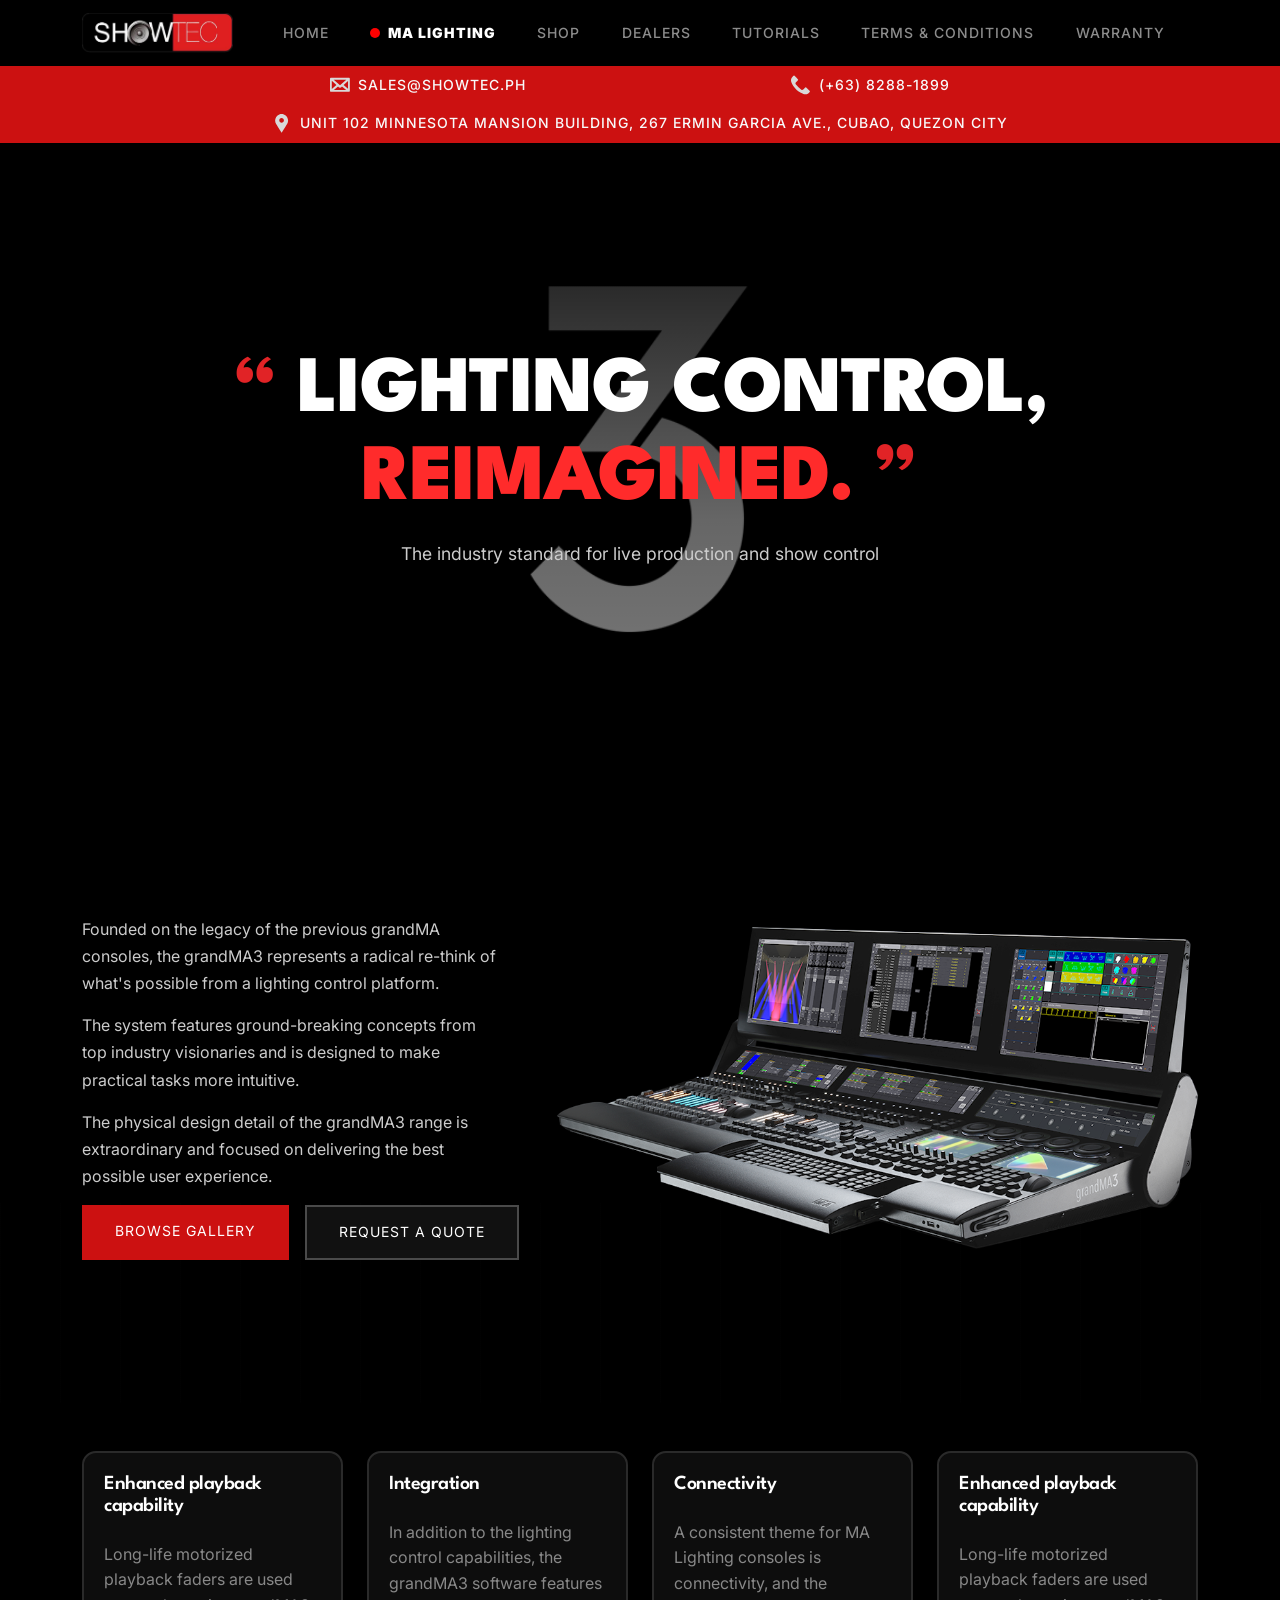
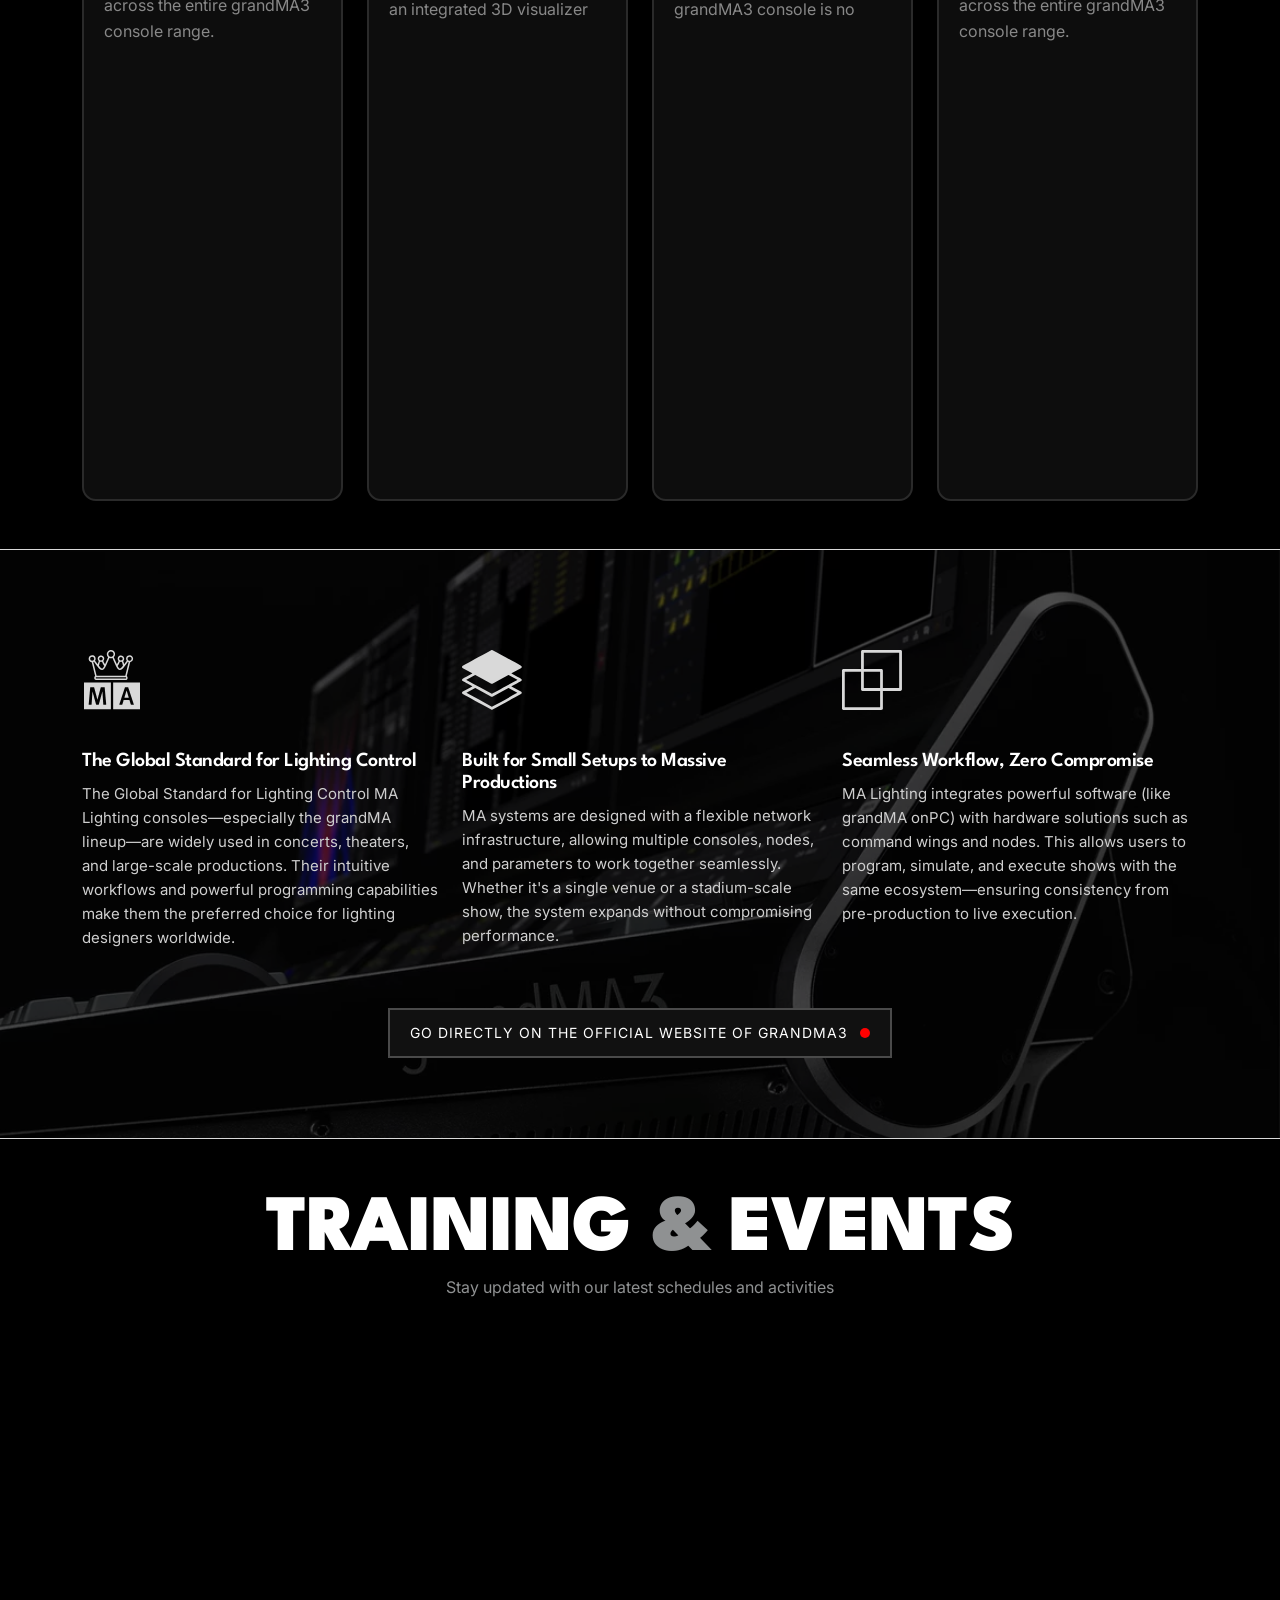
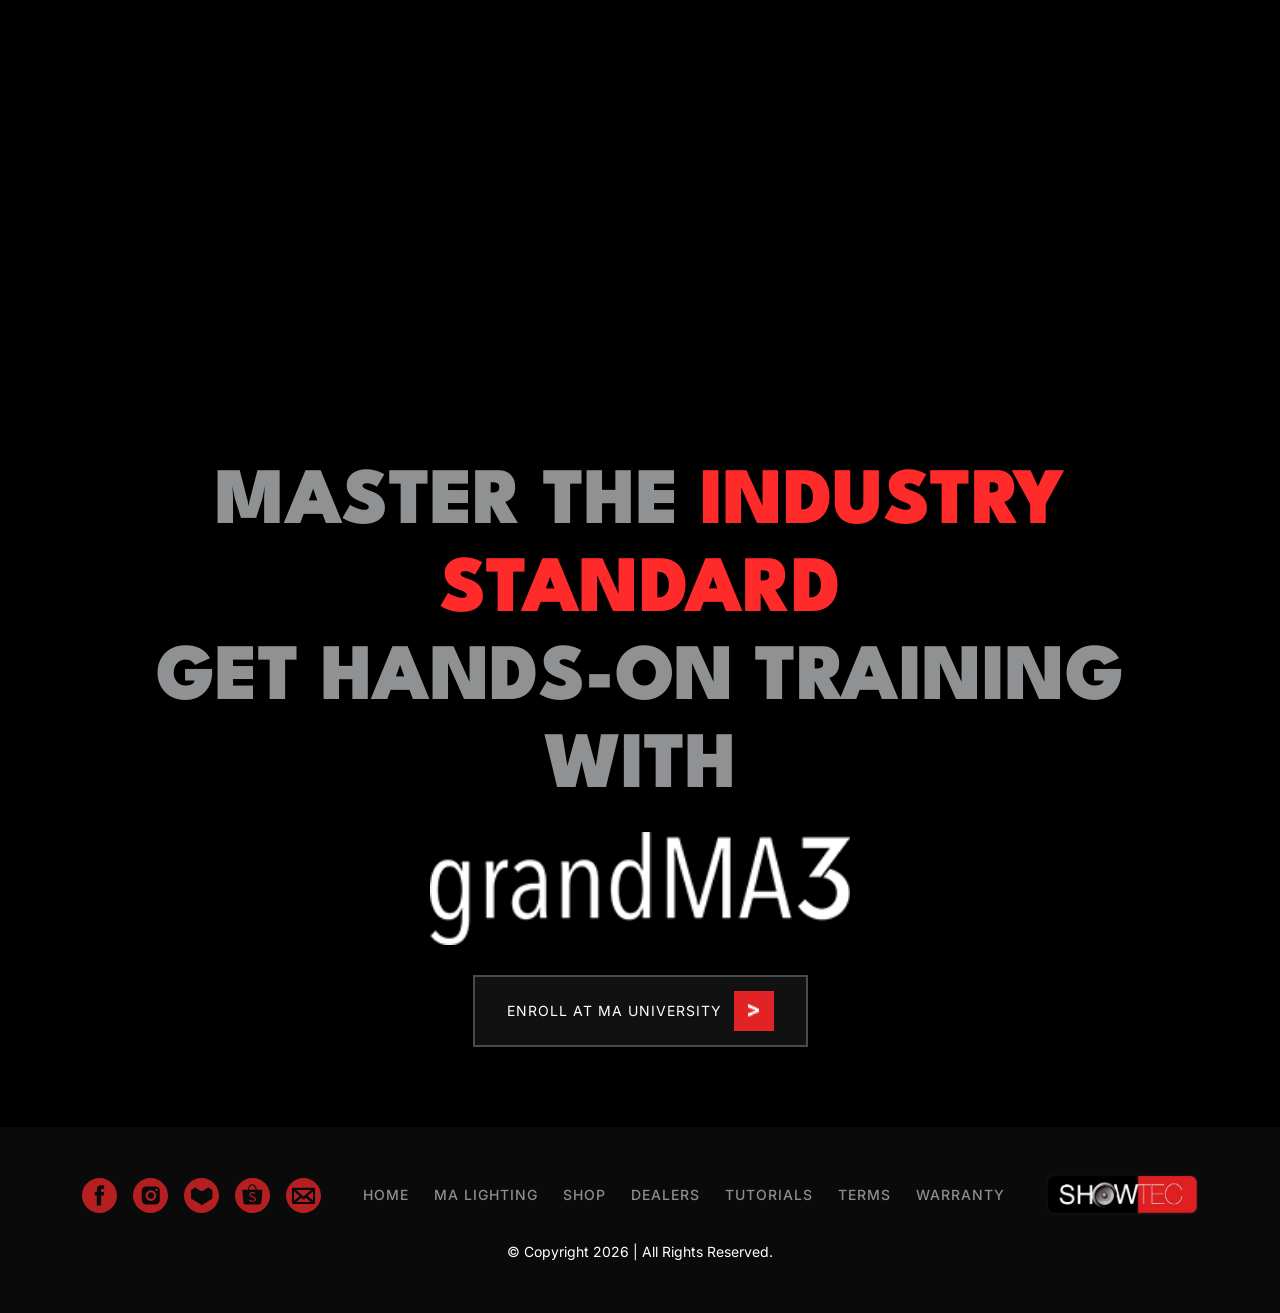
<file: ma-lightning/index.html>
<!DOCTYPE html>
<html lang="en">

<head>
    <meta charset="UTF-8" />
    <meta name="viewport" content="width=device-width, initial-scale=1" />

    <title>Showtec | Lights & Sound</title>
    <meta name="description" content="Professional lighting and sound systems for events." />
    <meta name="keywords" content="lighting console, stage lighting, sound system philippines" />

    <!-- ================= BOOTSTRAP ================= -->
    <link href="https://cdn.jsdelivr.net/npm/bootstrap@5.3.3/dist/css/bootstrap.min.css" rel="stylesheet" />

    <!-- ================= GOOGLE FONTS ================= -->
    <link rel="preconnect" href="https://fonts.googleapis.com">
    <link rel="preconnect" href="https://fonts.gstatic.com" crossorigin>
    <link
        href="https://fonts.googleapis.com/css2?family=Inter:ital,opsz,wght@0,14..32,100..900;1,14..32,100..900&family=League+Spartan:wght@100..900&display=swap"
        rel="stylesheet">

    <!-- ================= STYLES ================= -->
    <link rel="stylesheet" href="/assets/css/typography.css" />
    <link rel="stylesheet" href="/assets/css/style.css" />

    <!-- ================= FAVICON ================= -->
    <link rel="apple-touch-icon" sizes="180x180" href="/assets/images/favicon/apple-touch-icon.png" />
    <link rel="icon" type="image/png" sizes="32x32" href="/assets/images/favicon/favicon-32x32.png" />
    <link rel="icon" type="image/png" sizes="16x16" href="/assets/images/favicon/favicon-16x16.png" />
    <link rel="manifest" href="/assets/images/favicon/site.webmanifest" />

    <!-- ================= JAVASCRIPT ================= -->
    <script src="/assets/js/main.js" defer></script>
</head>

<body class="bg-black fade-page">

    <!-- ================= NAVBAR ================= -->
    <!-- Main navigation bar with logo + menu links w/ script for active state-->
    <nav class="navbar navbar-expand-lg navbar-dark bg-black">

        <div class="container">

            <a class="navbar-brand d-flex align-items-center" href="/">
                <img src="/assets/images/logo.png" alt="ShowTec Logo" height="40" />
            </a>

            <button class="navbar-toggler" data-bs-toggle="collapse" data-bs-target="#navMenu">
                <span class="navbar-toggler-icon"></span>
            </button>

            <div class="collapse navbar-collapse" id="navMenu">
                <ul class="navbar-nav w-100 justify-content-evenly">

                    <li class="nav-item">
                        <a class="nav-link" href="/">HOME</a>
                    </li>

                    <li class="nav-item">
                        <a class="nav-link" href="/ma-lightning/">MA Lighting</a>
                    </li>

                    <li class="nav-item">
                        <a class="nav-link" href="/under-construction/">SHOP</a>
                    </li>

                    <li class="nav-item">
                        <a class="nav-link" href="/under-construction/">DEALERS</a>
                    </li>

                    <li class="nav-item">
                        <a class="nav-link" href="/under-construction/">TUTORIALS</a>
                    </li>

                    <li class="nav-item">
                        <a class="nav-link" href="/under-construction/">TERMS & CONDITIONS</a>
                    </li>

                    <li class="nav-item">
                        <a class="nav-link" href="/under-construction/">WARRANTY</a>
                    </li>

                </ul>
            </div>

        </div>

    </nav>

    <!-- ================= RIBBON ================= -->
    <!-- Full-width section that holds e-mail, location, and contact -->
    <section class="ribbon py-2">
        <div class="container">
            <div class="d-flex flex-wrap justify-content-evenly align-items-center gap-3 text-center">

                <!-- EMAIL -->
                <div class="d-flex align-items-center gap-2">
                    <img src="/assets/icons/mail-white.svg" width="20" height="20" alt="">
                    <a href="mailto:sales@showtec.ph?subject=Inquiry&body=Hello%20I%20would%20like%20to%20ask..."
                        class="text-decoration-none text-light">
                        sales@showtec.ph
                    </a>
                </div>

                <!-- CONTACT -->
                <div class="d-flex align-items-center gap-2">
                    <img src="/assets/icons/contact-white.svg" width="20" height="20" alt="">
                    <a href="tel:+63282881899" class="text-decoration-none text-light">
                        (+63) 8288-1899
                    </a>
                </div>

                <!-- LOCATION -->
                <div class="d-flex align-items-center gap-2">
                    <img src="/assets/icons/location-white.svg" width="20" height="20" alt="">
                    <span class="text-light">
                        Unit 102 Minnesota Mansion Building, 267 Ermin Garcia Ave., Cubao, Quezon City
                    </span>
                </div>

            </div>
        </div>
    </section>

    <!-- ================= MA LIGHTNING HERO SECTION ================= -->
    <section class="grandma-hero d-flex align-items-center text-center text-white">
        <div class="container">

            <!-- MAIN TEXT -->
            <h1 class="hero-title">
                <span class="quote">“</span>
                LIGHTING CONTROL,<br />
                <span class="highlight">REIMAGINED.</span>
                <span class="quote">”</span>
            </h1>

            <!-- SUBTEXT -->
            <p class="hero-subtitle mt-3">
                The industry standard for live production and show control
            </p>

        </div>
    </section>

    <!-- ================= Image and Description Section ================= -->
    <!-- Sub Hero Section with Descriptiion on the left and Image at the Right -->
    <section class="hero-section text-white section-video">

        <!-- VIDEO BACKGROUND -->
        <div class="video-wrapper">
            <video autoplay muted loop playsinline>
                <source src="/assets/images/background/showtec-animation-sound-wht.mp4" type="video/mp4">
            </video>
            <div class="overlay"></div>
        </div>

        <div class="container">
            <div class="row align-items-center">

                <!-- LEFT CONTENT -->
                <div class="col-lg-5 col-md-6 hero-text">

                    <p class="small-desc">
                        Founded on the legacy of the previous grandMA consoles, the grandMA3 represents a radical
                        re-think of what's possible from a lighting control platform.
                    </p>

                    <p class="small-desc">
                        The system features ground-breaking concepts from top industry visionaries and is designed to
                        make practical tasks more intuitive.
                    </p>

                    <p class="small-desc">
                        The physical design detail of the grandMA3 range is extraordinary and focused on delivering the
                        best possible user experience.
                    </p>

                    <!-- BUTTONS -->
                    <div class="d-flex gap-3 flex-wrap justify-content-center justify-content-lg-start">
                        <a href="/under-construction/" class="btn-custom btn-primary-custom">
                            BROWSE GALLERY
                        </a>

                        <a href="/under-construction/" class="btn-custom btn-secondary-custom">
                            REQUEST A QUOTE
                        </a>
                    </div>

                </div>

                <!-- RIGHT IMAGE -->
                <div class="col-lg-7 col-md-6 text-center hero-image">
                    <img src="/assets/images/hero/ma-console.png" alt="grandMA3 Console" class="img-fluid">
                </div>

            </div>
        </div>
    </section>


    <!-- ================= CARDS SECTION ================= -->
    <!-- Cards with Animated Description -->
    <section class="feature-cards-section py-5">
        <div class="container">
            <div class="row g-4">

                <!-- CARD 1 -->
                <div class="col-lg-3 col-md-6">
                    <div class="custom-card">

                        <div class="card-inner">

                            <div class="card-header">
                                <h5 class="title">Enhanced playback capability</h5>
                            </div>

                            <p class="card-preview-text">
                                Long-life motorized playback faders are used across the entire grandMA3 console range.
                            </p>

                            <div class="card-image">
                                <img src="/assets/images/ma-lightning-cards/card-1.webp" alt="">
                            </div>

                            <div class="card-content">
                                <p>
                                    Long-life motorized playback faders are used across the entire grandMA3 console
                                    range. The faders incorporate a color-changing light pipe on all models except the
                                    onPC command wing and the onPC command wing XT.
                                    A fully flexible assignment of playback functionality allows for 30% more playback
                                    handles than any previous grandMA series console. All playbacks have direct access
                                    to button pushes as well as intensity and timing changes thanks to the new rotary
                                    RGB backlit encoders.
                                </p>
                            </div>

                        </div>

                    </div>
                </div>

                <!-- CARD 2 -->
                <div class="col-lg-3 col-md-6">
                    <div class="custom-card">

                        <div class="card-inner">

                            <div class="card-header">
                                <h5 class="title">Integration</h5>
                            </div>

                            <p class="card-preview-text">
                                In addition to the lighting control capabilities, the grandMA3 software features an
                                integrated 3D visualizer for pre-programming
                            </p>

                            <div class="card-image">
                                <img src="/assets/images/ma-lightning-cards/card-2.webp" alt="">
                            </div>

                            <div class="card-content">
                                <p>
                                    In addition to the lighting control capabilities, the grandMA3 software features an
                                    integrated 3D visualizer for pre-programming, and the ability to manipulate and
                                    playback basic media content directly from within the console.
                                    Designed from the ground-up to incorporate audio and video content, grandMA3
                                    software provides seamless interaction across the platform.
                                    Optimum performance is resource dependent, therefore additional processing hardware
                                    will be required in some instances.
                                </p>
                            </div>

                        </div>

                    </div>
                </div>

                <!-- CARD 3 -->
                <div class="col-lg-3 col-md-6">
                    <div class="custom-card">

                        <div class="card-inner">

                            <!-- MAIN HEADER -->
                            <div class="card-header">
                                <h5 class="title">Connectivity</h5>
                            </div>

                            <!-- PREVIEW -->
                            <p class="card-preview-text">
                                A consistent theme for MA Lighting consoles is connectivity, and the grandMA3 console is
                                no exception.
                            </p>

                            <!-- IMAGE -->
                            <div class="card-image">
                                <img src="/assets/images/ma-lightning-cards/card-3.webp" alt="">
                            </div>

                            <!-- FULL CONTENT -->
                            <div class="card-content">

                                <p>
                                    A consistent theme for MA Lighting consoles is connectivity, and the grandMA3
                                    console is no exception. All console variants come with a full set of hardware
                                    connections suitable for MIDI, LTC, Audio IN and OUT, local Trigger inputs and
                                    multiple Ethernet connections for expanded functionality.
                                </p>

                                <!-- SECOND HEADER (NEW CLASS) -->
                                <h5 class="content-subtitle">Improved Effects</h5>

                                <p>
                                    Dynamic effects are no longer restricted to just two step modulated parameters.
                                    The grandMA3 software has a totally new effects concept allowing, multi-step
                                    effect sequences to be nested inside a cue or preset. “Phasers” are treated just
                                    like static parameter values and respect normal programming syntax.
                                </p>

                            </div>

                        </div>

                    </div>
                </div>

                <!-- CARD 4 -->
                <div class="col-lg-3 col-md-6">
                    <div class="custom-card">

                        <div class="card-inner">

                            <div class="card-header">
                                <h5 class="title">Enhanced playback capability</h5>
                            </div>

                            <p class="card-preview-text">
                                Long-life motorized playback faders are used across the entire grandMA3 console range.
                            </p>

                            <div class="card-image">
                                <img src="/assets/images/ma-lightning-cards/card-4.webp" alt="">
                            </div>

                            <div class="card-content">
                                <p>
                                    New buttons have been specifically developed for the grandMA3 consoles, to satisfy
                                    the needs of the most demanding users.
                                    The almost-silent buttons feature low travel and have a positive actuation-point,
                                    ensuring fast, accurate operation and a tactile experience that professional users
                                    will appreciate.
                                    Even the backlit button-caps have been ergonomically optimized to reduce mis-hits.
                                </p>
                            </div>

                        </div>

                    </div>
                </div>

            </div>
        </div>
    </section>

    <!-- ================= ICON WITH DESCRIPTION ================= -->
    <!-- icons with description -->
    <section class="feature-dark-section d-flex align-items-center">
        <div class="container">
            <div class="row">

                <!-- ITEM 1 -->
                <div class="col-lg-4 col-md-6 mb-4">
                    <div class="feature-item">
                        <div class="icon-box d-flex align-items-center">
                            <img src="/assets/icons/ma-lightning/icon-1.svg" alt="icon">
                        </div>

                        <h5 class="feature-title">The Global Standard for Lighting Control</h5>

                        <p>
                            The Global Standard for Lighting Control MA Lighting consoles—especially the grandMA
                            lineup—are widely used in concerts, theaters, and large-scale productions. Their intuitive
                            workflows and powerful programming capabilities make them the preferred choice for lighting
                            designers worldwide.
                        </p>
                    </div>
                </div>

                <!-- ITEM 2 -->
                <div class="col-lg-4 col-md-6 mb-4">
                    <div class="feature-item">
                        <div class="icon-box d-flex align-items-center">
                            <img src="/assets/icons/ma-lightning/icon-2.svg" alt="icon">
                        </div>

                        <h5 class="feature-title">Built for Small Setups to Massive Productions</h5>

                        <p>
                            MA systems are designed with a flexible network infrastructure, allowing multiple consoles,
                            nodes, and parameters to work together seamlessly. Whether it's a single venue or a
                            stadium-scale show, the system expands without compromising performance.
                        </p>
                    </div>
                </div>

                <!-- ITEM 3 -->
                <div class="col-lg-4 col-md-6 mb-4">
                    <div class="feature-item">
                        <div class="icon-box d-flex align-items-center">
                            <img src="/assets/icons/ma-lightning/icon-3.svg" alt="icon">
                        </div>

                        <h5 class="feature-title">Seamless Workflow, Zero Compromise</h5>

                        <p>
                            MA Lighting integrates powerful software (like grandMA onPC) with hardware solutions such as
                            command wings and nodes. This allows users to program, simulate, and execute shows with the
                            same ecosystem—ensuring consistency from pre-production to live execution.
                        </p>
                    </div>
                </div>

            </div>

            <!-- CTA BUTTON -->
            <div class="text-center mt-4">
                <a href="https://www.malighting.com/" class="btn-custom btn-secondary-custom feature-cta"
                    target="_blank">
                    <span>Go directly on the official website of grandMA3</span>
                    <span class="record-dot"></span>
                </a>
            </div>
        </div>
    </section>

    <!-- ================= CALENDAR ================= -->
    <!-- this section will events & trainings -->
    <section class="calendar-section py-5">
        <div class="container">

            <!-- Section Header -->
            <div class="text-center mb-4">
                <h2 class="main-title">TRAINING <span>&</span> EVENTS</h2>
                <p>Stay updated with our latest schedules and activities</p>
            </div>

            <!-- Calendar Embed -->
            <div class="calendar-wrapper">
                <iframe
                    src="https://calendar.google.com/calendar/embed?src=13ecf84ccc096ad92dd0a508dedd6961799a7dd227f78a982d85b9250f3122be%40group.calendar.google.com&ctz=Asia%2FManila"
                    style="border:0" width="100%" height="600" frameborder="0" scrolling="no">
                </iframe>
            </div>

        </div>
    </section>

    <!-- ================= REGISTER FOR TRAINING ================= -->
    <!-- Section for Training Registration -->
    <section class="training-section d-flex align-items-center text-center text-white section-video">

        <div class="video-wrapper">
            <video autoplay muted loop playsinline>
                <source src="/assets/images/background/showtec-animation-sound-red.mp4" type="video/mp4">
            </video>
            <div class="overlay"></div>
        </div>

        <div class="container position-relative z-2">

            <!-- MAIN TITLE (now bigger) -->
            <h1 class="text-display training-main">
                MASTER THE <span class="highlight-red">INDUSTRY STANDARD</span> <br />
                GET HANDS-ON TRAINING WITH
            </h1>

            <!-- LOGO IMAGE INSTEAD OF TEXT -->
            <div class="training-logo">
                <img src="/assets/images/brands/grandma3-white.png" alt="grandMA3">
            </div>

            <!-- CTA-->
            <button class="btn-custom btn-secondary-custom training-btn" data-bs-toggle="modal"
                data-bs-target="#trainingModal">

                <span>ENROLL AT MA UNIVERSITY</span>

                <span class="arrow-box">
                    <img src="/assets/icons/arrow-no-stem-right.png" alt="arrow">
                </span>
            </button>

        </div>

        <!-- ================= MODAL FORMS================= -->
        <div class="modal fade" id="trainingModal" tabindex="-1">
            <div class="modal-dialog modal-xl modal-dialog-centered">
                <div class="modal-content">

                    <!-- CLOSE BUTTON -->
                    <div class="modal-header border-0">
                        <button type="button" class="btn-close" data-bs-dismiss="modal"></button>
                    </div>

                    <!-- GOOGLE FORM -->
                    <div class="modal-body p-0">
                        <iframe
                            src="https://docs.google.com/forms/d/e/1FAIpQLSeeMPOGZKBoxaroxQdRXmSx608z2cIm0U3l2Xq5k1gMamdNgw/viewform?embedded=true"
                            width="640" height="1505" frameborder="0" marginheight="0" marginwidth="0">Loading…</iframe>
                    </div>

                </div>
            </div>
        </div>
    </section>

    <!-- ================= FOOTER ================= -->
    <!-- Social Media links, Navigation links, Logo and Copyright -->
    <footer class="footer-section text-white py-5">
        <div class="container">

            <div
                class="d-flex flex-column flex-md-row justify-content-between align-items-center text-center text-md-start">

                <!-- SOCIAL MEDIA -->
                <div class="mb-3 mb-md-0">
                    <div class="footer-social d-flex gap-3">

                        <a href="https://www.facebook.com/Showtec.ph" target="_blank" class="social-icon">
                            <img src="/assets/icons/facebook.svg" alt="Facebook">
                        </a>

                        <a href="https://www.instagram.com/showtecph/" target="_blank" class="social-icon">
                            <img src="/assets/icons/instagram.svg" alt="Instagram">
                        </a>

                        <a href="https://www.lazada.com.ph/shop/showtec/" target="_blank" class="social-icon">
                            <img src="/assets/icons/lazada.svg" alt="Lazada">
                        </a>

                        <a href="https://shopee.ph/showtec_official" target="_blank" class="social-icon">
                            <img src="/assets/icons/shopee.svg" alt="Shopee">
                        </a>

                        <a href="mailto:sales@showtec.ph?subject=Inquiry&body=Hello%20I%20would%20like%20to%20ask..."
                            class="social-icon">
                            <img src="/assets/icons/mail.svg" alt="Email">
                        </a>

                    </div>
                </div>

                <!-- LINKS -->
                <div class="mb-3 mb-md-0">
                    <div class="footer-links">
                        <a href="/" class="footer-link">HOME</a>
                        <a href="/ma-lightning/" class="footer-link">MA Lighting</a>
                        <a href="/under-construction/" class="footer-link">SHOP</a>
                        <a href="/under-construction/" class="footer-link">DEALERS</a>
                        <a href="/under-construction/" class="footer-link">TUTORIALS</a>
                        <a href="/under-construction/" class="footer-link">TERMS</a>
                        <a href="/under-construction/" class="footer-link">WARRANTY</a>
                    </div>
                </div>

                <!-- LOGO -->
                <div class="text-center">
                    <a href="/">
                        <img src="/assets/images/logo.png" alt="ShowTec Logo" height="40">
                    </a>
                </div>

            </div>

            <!-- COPYRIGHT -->
            <div class="text-center mt-4">
                <small>
                    © Copyright 2026 | All Rights Reserved.
                </small>
            </div>

        </div>
    </footer>

    <script src="https://cdn.jsdelivr.net/npm/bootstrap@5.3.3/dist/js/bootstrap.bundle.min.js"></script>
</body>

</html>
</file>
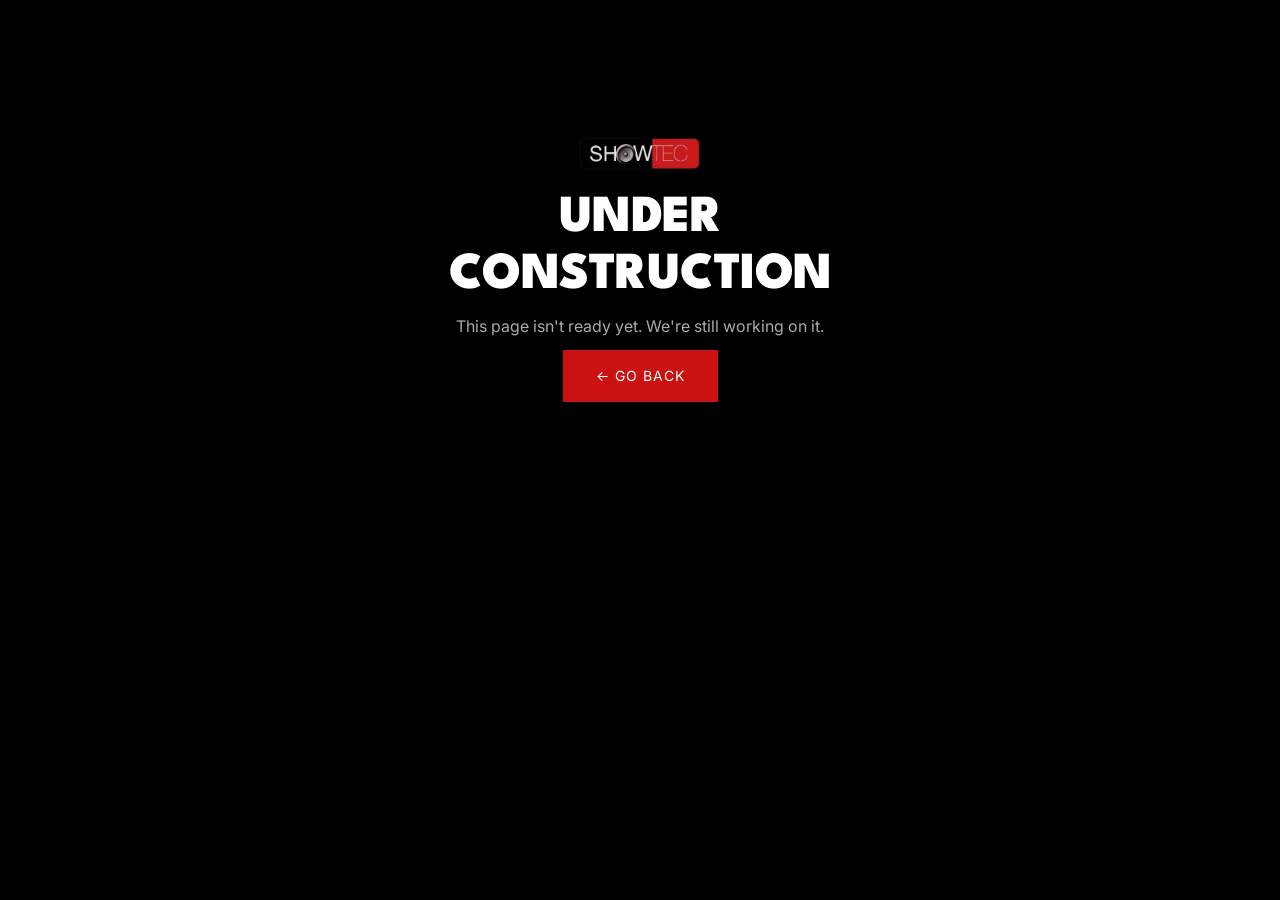
<file: under-construction/index.html>
<!DOCTYPE html>
<html lang="en">

<head>
    <meta charset="UTF-8" />
    <meta name="viewport" content="width=device-width, initial-scale=1" />

    <title>Showtec | Lights & Sound</title>
    <meta name="description" content="Professional lighting and sound systems for events." />
    <meta name="keywords" content="lighting console, stage lighting, sound system philippines" />

    <!-- ================= BOOTSTRAP ================= -->
    <link href="https://cdn.jsdelivr.net/npm/bootstrap@5.3.3/dist/css/bootstrap.min.css" rel="stylesheet" />

    <!-- ================= GOOGLE FONTS ================= -->
    <link rel="preconnect" href="https://fonts.googleapis.com">
    <link rel="preconnect" href="https://fonts.gstatic.com" crossorigin>
    <link
        href="https://fonts.googleapis.com/css2?family=Inter:ital,opsz,wght@0,14..32,100..900;1,14..32,100..900&family=League+Spartan:wght@100..900&display=swap"
        rel="stylesheet">

    <!-- ================= STYLES ================= -->
    <style>
        body {
            margin: 0;
            font-family: Arial, sans-serif;
            background: #000;
            color: #fff;
        }

        .uc-wrapper {
            max-width: 500px;
            padding: 20px;
            margin: 0 auto;
        }

        /* LOGO */
        .logo {
            width: 120px;
            margin-bottom: 20px;
            opacity: 0.9;
        }

        h1 {
            font-size: 42px;
            margin-bottom: 10px;
            letter-spacing: 2px;
        }

        p {
            color: #aaa;
            margin-bottom: 30px;
        }

        .btn {
            display: inline-block;
            padding: 12px 25px;
            border: 1px solid #fff;
            color: #fff;
            text-decoration: none;
            transition: 0.3s;
            cursor: pointer;
        }

        .btn:hover {
            background: #fff;
            color: #000;
        }

        .under-construction {
            min-height: 60vh;
            /* adjust if needed */
            display: flex;
            align-items: center;
            justify-content: center;
            text-align: center;
        }

        .pulse {
            animation: pulse 2s infinite;
        }

        @keyframes pulse {
            0% {
                opacity: 0.6;
            }

            50% {
                opacity: 1;
            }

            100% {
                opacity: 0.6;
            }
        }
    </style>
    <link rel="stylesheet" href="/assets/css/typography.css" />
    <link rel="stylesheet" href="/assets/css/style.css" />

    <!-- ================= FAVICON ================= -->
    <link rel="apple-touch-icon" sizes="180x180" href="/assets/images/favicon/apple-touch-icon.png" />
    <link rel="icon" type="image/png" sizes="32x32" href="/assets/images/favicon/favicon-32x32.png" />
    <link rel="icon" type="image/png" sizes="16x16" href="/assets/images/favicon/favicon-16x16.png" />
    <link rel="manifest" href="/assets/images/favicon/site.webmanifest" />

    <!-- ================= JAVASCRIPT ================= -->
    <script src="/assets/js/main.js" defer></script>
</head>

<body class="bg-black fade-page">
    <section class="under-construction">
        <div class="uc-wrapper text-center">

            <img src="/assets/images/logo.png" alt="Logo" class="logo">

            <h1 class="pulse">UNDER CONSTRUCTION</h1>
            <p>This page isn't ready yet. We're still working on it.</p>

            <a href="/" class="btn-custom btn-primary-custom">← Go Back</a>

        </div>
    </section>
    <script src="https://cdn.jsdelivr.net/npm/bootstrap@5.3.3/dist/js/bootstrap.bundle.min.js"></script>
</body>

</html>
</file>
<file: assets/css/typography.css>
/* ========================
   GLOBAL TYPOGRAPHY SYSTEM
======================== */

:root {
  --font-heading: 'League Spartan', sans-serif;
  --font-body: 'Inter', sans-serif;

  --fs-display: 80px;
  --fs-h1: 52px;
  --fs-h2: 40px;
  --fs-h3: 30px;
  --fs-h4: 22px;
  --fs-body: 16px;
  --fs-small: 14px;

  --fw-bold: 900;
  --fw-semibold: 600;
  --fw-medium: 500;
  --fw-regular: 400;

  --lh-heading: 1.1;
  --lh-body: 1.6;

  --text-spacing: 10px;

  --color-accent: #cc1111;
  --color-accent-strong: #ff0000;
  --color-accent-alt: #ff2b2b;
  --color-text-muted: #ccc;
  --color-text-soft: #888;
}

/* BASE */
body {
  font-family: var(--font-body);
  font-size: var(--fs-body);
  line-height: var(--lh-body);
  color: #fff;
}

/* HEADINGS */
h1, h2, h3, h4, h5 {
  font-family: var(--font-heading);
  font-weight: var(--fw-bold);
  line-height: var(--lh-heading);
  margin-bottom: var(--text-spacing);
  letter-spacing: -0.5px;
}

h1 { font-size: var(--fs-h1); }
h2 { font-size: var(--fs-h2); }
h3 { font-size: var(--fs-h3); }
h4 { font-size: var(--fs-h4); }

/* TEXT */
p {
  margin-bottom: var(--text-spacing);
  line-height: var(--lh-body);
}

/* ROLES */
.text-display {
  font-size: var(--fs-display);
  font-weight: var(--fw-bold);
}

.text-title {
  font-size: var(--fs-h2);
  font-weight: var(--fw-bold);
}

.text-subtitle {
  font-size: var(--fs-h4);
  font-weight: var(--fw-semibold);
}

.text-body-main {
  font-size: var(--fs-body);
  color: #ffffff;
}

.text-body { font-size: var(--fs-body); }
.text-small { font-size: var(--fs-small); }

/* UTIL */
.text-medium { font-weight: var(--fw-medium); }
.text-semibold { font-weight: var(--fw-semibold); }

/* RESPONSIVE */
@media (max-width: 768px) {
  :root {
    --fs-display: 42px;
    --fs-h1: 34px;
    --fs-h2: 26px;
    --fs-h3: 20px;
    --fs-h4: 18px;
    --fs-body: 15px;
  }
}
</file>
<file: assets/css/style.css>
/* =========================================================
   GLOBAL STYLES
   Base typography and reusable defaults
========================================================= */
.hero-section {
  position: relative;
  min-height: 60vh;
  display: flex;
  align-items: center;
  overflow: hidden;
  padding: 60px 0;
}

@media (max-width: 768px) {
  .hero-section {
    text-align: center;
  }
}

@media (max-width: 1024px) and (orientation: portrait) {
  .hero-section,
  .featured-brand-section,
  .top-products-section,
  .recent-posts-section,
  .why-showtec-section,
  .reachout-section,
  .section-video {
    min-height: auto;
    padding: 56px 0;
  }

  .hero-content {
    min-height: auto;
    padding-top: 60px;
    padding-bottom: 24px;
  }

  .footer-section {
    padding-top: 40px;
    padding-bottom: 40px;
  }
}

.card img {
  height: 200px;
  object-fit: cover;
}

/* ================= VIDEO BACKGROUND SYSTEM ================= */
/* SECTION BASE */
.section-video {
  position: relative;
  width: 100%;
  min-height: 70vh;
  overflow: hidden;
}

/* VIDEO LAYER */
.video-wrapper {
  position: absolute;
  inset: 0;
  z-index: 0;
}

.video-wrapper video {
  width: 100%;
  height: 100%;
  object-fit: cover;
  object-position: center;
}

/* OVERLAY */
.video-wrapper .overlay {
  position: absolute;
  inset: 0;
  background: rgba(0, 0, 0, 0.4);
}

/* CONTENT (always on top) */
.section-video .content {
  position: relative;
  z-index: 2;
}

/* PAGE TRANSITION */
/* PAGE FADE BASE */
.fade-page {
  opacity: 0;
  transition: opacity 0.4s ease-in-out;
}

/* WHEN PAGE IS LOADED */
.fade-page.loaded {
  opacity: 1;
}

/* DARK OVERLAY (important for text readability) */
.bg-overlay {
  position: absolute;
  inset: 0;
  background: rgba(0, 0, 0, 0.4); /* adjust if needed */
  z-index: 1;
}

/* KEEP CONTENT ABOVE VIDEO */
.featured-brand-section .container {
  position: relative;
  z-index: 2;
}

iframe {
  width: 100%;
}

/* TYPOGRAPHY */
.hero-title,
.main-title {
  font-family: var(--font-heading);
  font-weight: var(--fw-bold);
  line-height: var(--lh-heading);
  letter-spacing: -1px;
  font-size: var(--fs-display);
}

.hero-title {
  margin-bottom: 0;
}

.hero-title span {
  color: #e12326;
}

.main-title span {
  color: #9a9a9a;
}

@media (max-width: 576px) {
  .hero-title {
    line-height: 1.2;
  }
}

/* =========================================================
   SECTION TITLES (Reusable)
========================================================= */

/* SECTION WRAPPER */
.section-title {
  max-width: 100%;
}

/* SMALL HEADER */
.small-title {
  display: flex;
  align-items: center;
  gap: 12px;
  margin-bottom: var(--text-spacing);
  flex-wrap: wrap;
}

.featured-logo {
  height: 50px; /* adjust size */
  width: auto;
  object-fit: contain;
}

.small-title .line {
  width: 50px;
  height: 2px;
  background: var(--color-accent-strong);
}

.small-title .text {
  font-family: var(--font-body);
  color: var(--color-accent-strong);
  letter-spacing: 3px;
  font-size: var(--fs-small);
  text-transform: uppercase;
}

/* BIG TITLE */
.main-title {
  margin: 0;
}

.main-title span {
  color: #9a9a9a;
  font-weight: var(--fw-bold);
}

/* MOBILE POLISH */
@media (max-width: 576px) {
  .small-title .line {
    width: 35px;
  }

  .small-title .text {
    letter-spacing: 2px;
    font-size: 12px;
  }
}

/* =========================
   GLOBAL BUTTON
========================= */
.btn-custom {
  display: inline-block;
  padding: 14px 32px;

  font-family: var(--font-body);
  font-size: 14px;
  letter-spacing: 1px;
  text-transform: uppercase;

  border-radius: 0;
  cursor: pointer;
  text-decoration: none;

  transition: all 0.25s ease;
}

/* PRIMARY (RED CTA) */
.btn-primary-custom {
  background-color: #cc1111;
  color: #ffffff;
  border: 1px solid #cc1111;
}

.btn-primary-custom:hover {
  background-color: #a50d0d;
  border-color: #a50d0d;
}

/* SECONDARY (BLACK BUTTON) */
.btn-secondary-custom {
  background-color: #111111;
  color: #ffffff;
  border: 2px solid #4a4a4a;
}

.btn-secondary-custom:hover {
  background-color: #1a1a1a;
  border-color: #ffffff;
  color: #ffffff;
}

/* INTERACTION */
.btn-custom:hover {
  transform: translateY(-2px);
}

/* =========================================================
   NAVBAR
   Includes animated red recording dot indicator
========================================================= */
/* NAVBAR TYPOGRAPHY */
.navbar {
  font-family: var(--font-body);
}

.nav-link {
  font-size: var(--fs-small);
  font-weight: var(--fw-medium);
  letter-spacing: 1px;
  text-transform: uppercase;
  position: relative;
  display: flex;
  align-items: center;
  gap: 8px;
  transition: all 0.3s ease;
}

/* ACTIVE LINK STYLE */
.nav-link.active {
  font-weight: var(--fw-bold);
  color: #ffffff !important;
}

/* DOT (ONLY WHEN ACTIVE) */
.nav-link.active::before {
  content: "";
  width: 10px;
  height: 10px;
  background: #ff0000;
  border-radius: 50%;
  display: inline-block;
  animation: recordPulse 1.5s infinite;
}

/* PULSE ANIMATION */
@keyframes recordPulse {
  0% {
    box-shadow: 0 0 0 0 rgba(255, 0, 0, 0.7);
  }
  70% {
    box-shadow: 0 0 0 8px rgba(255, 0, 0, 0);
  }
  100% {
    box-shadow: 0 0 0 0 rgba(255, 0, 0, 0);
  }
}

/* BRAND */
.navbar-brand {
  font-family: var(--font-heading);
  font-weight: var(--fw-bold);
}

/* =========================================================
  RIBBON
========================================================= */
/* FLEX WRAPPER */
.ribbon {
  background: #cc1111;
  font-family: var(--font-body);
  font-size: var(--fs-small);
  font-weight: var(--fw-medium);
  text-transform: uppercase;
  letter-spacing: 1px;
}

/* =========================================================
   HERO SLIDER (CAROUSEL)
========================================================= */
.hero-slide {
  position: relative;
}

/* BACKGROUND */
.hero-bg {
  position: absolute;
  inset: 0;
  background-size: cover;
  background-position: center;
  filter: brightness(0.9);
  transform: scale(1.1);
}

/* OVERLAY */
.hero-overlay {
  position: absolute;
  inset: 0;
  background: rgba(0, 0, 0, 0.4);
}

/* CONTENT */
.hero-content {
  min-height: 80vh;
  position: relative;
  z-index: 2;
}

/* IMAGE */
.hero-img {
  max-width: 100%;
  max-height: 70vh;
  width: auto;
  height: auto;
  object-fit: contain;
}

.hero-subtext {
  font-size: var(--fs-body);
  line-height: var(--lh-body);
  color: var(--color-text-muted);
  max-width: 500px;
  margin: 16px auto 24px;
}

.hero-buttons {
  display: flex;
  gap: 12px;
  flex-wrap: wrap;
  justify-content: center;
}

/* MOBILE FIX */
@media (max-width: 991px) {
  .hero-content {
    min-height: auto;
    padding-top: 80px;
    padding-bottom: 40px;
    text-align: center;
  }

  .hero-img {
    margin-top: 30px;
  }
}

@media (min-width: 992px) {
  .hero-buttons {
    justify-content: flex-start;
  }

  .hero-subtext {
    margin-left: 0;
    margin-right: 0;
  }
}

/* =========================================================
   BRAND BAR
   Horizontal brand logos strip
========================================================= */
.brand-bar {
  width: 100%;
  background: #efefef;
  border-top: 1px solid #ddd;
  border-bottom: 1px solid #ddd;
}

.brand-item {
  display: flex;
  align-items: center;
  justify-content: center;
  height: 80px;
  border-right: 1px solid #ddd;
  transition: all 0.3s ease;
}

.brand-item img {
  width: 120px;
  height: 30px;
  object-fit: contain;
  flex-shrink: 0;
  max-width: none;
  opacity: 0.75;
  transition: 0.3s;
}

.brand-item:hover {
  background: #ffffff;
}

.brand-item:hover img {
  opacity: 1;
  transform: scale(1.05);
}

/* =========================================================
   FEATURED BRAND
   Left: text content | Right: carousel
========================================================= */
/* SECTION BASE */
.featured-brand-section {
  position: relative;
  overflow: hidden;
  background: #000;
  color: #fff;
  padding: 80px 0;
}

/* HEADER LINE */
.line {
  width: 60px;
  height: 2px;
  background: #cc1111;
}

/* WRAPPER */
.featured-brand-wrapper {
  display: flex;
  align-items: stretch;
  border: 1px solid #d9d9d9;
  overflow: hidden;
}

/* LEFT CONTENT */
.featured-brand-content {
  position: relative;
  padding: 40px;
  border-right: 1px solid #d9d9d9;
  z-index: 1;
  overflow: hidden;
}

.featured-brand-content::before {
  content: "";
  position: absolute;

  /* THIS CREATES "PADDING" FOR THE BACKGROUND */
  inset: 40px; /* adjust spacing from edges */

  background: url("/assets/images/background/ma-3.svg") no-repeat center center;
  background-size: contain;

  opacity: 0.5;
  z-index: -1;
}

.brand-title {
  font-size: var(--fs-h2);
  font-weight: var(--fw-bold);
  line-height: var(--lh-heading);
  margin-bottom: 24px;
}

.featured-brand-content p {
  font-size: var(--fs-body);
  line-height: var(--lh-body);
  color: #ccc;
  margin-bottom: 12px;
}

/* BRAND LOGO */
.brand-logo {
  height: 40px;
  width: auto;
  object-fit: contain;
  opacity: 0.8;
  transition: 0.3s ease;
}

.brand-logo:hover {
  opacity: 1;
}

/* ===== CAROUSEL FIX (NO HEIGHT JUMP) ===== */
.featured-brand-wrapper .carousel {
  height: 500px;
}

.carousel-item {
  overflow: hidden; /* prevents overflow */
}

.carousel-inner,
.carousel-item {
  height: 100%;
}

.carousel-item img {
  width: 100%;
  height: 100%;
  object-fit: contain;
}

.featured-brand-section .carousel-item img {
  width: 100%;
  height: 100%;
  object-fit: contain;
  background-color: #000;
}

/* OPTIONAL: RESPONSIVE HEIGHT */
@media (max-width: 991px) {
  .featured-brand-wrapper .carousel {
    height: 300px;
  }
}

/* =========================================================
   TOP PRODUCTS SECTION
========================================================= */
.top-products-section {
  background: #000;
  color: #fff;
  padding: 80px 0;
}

/* PRODUCT CARD */
.product-card {
  border-top: 1px solid #333;
  padding-top: 15px;
}

/* IMAGE */
.product-image {
  width: 100%;
  height: 375px;
  background: #cfcfcf;
}

.product-image img {
  width: 100%;
  height: 100%;
  object-fit: cover;
}

/* PRODUCT INFO */
.product-info {
  margin-top: 15px;
  border-bottom: 1px solid #333;
  padding-bottom: 15px;
}

.product-title {
  font-size: var(--fs-h4);
  font-weight: var(--fw-semibold);
  margin: 0;
  text-transform: uppercase;
}

/* PRODUCT BUTTONS (STACKED) */
.product-actions {
  display: flex;
  flex-direction: column;
  gap: 10px;
  margin-top: 15px;
}

/* full width buttons */
.product-actions .btn-custom {
  width: 100%;
  padding: 12px 16px;

  display: flex;
  align-items: center;
  justify-content: center;
  gap: 10px;

  font-size: var(--fs-small);
}

/* ICON */
.btn-icon-img {
  width: 35px;
  height: 35px;
  object-fit: contain;
}

/* =========================================================
   RECENT POSTS (GRID)
========================================================= */

.recent-posts-section {
  background: #000;
  color: #fff;
}

/* CARD */
.post-grid-card {
  background: #0d0d0d;
  height: 100%;
  transition: 0.3s;
  display: flex;
  flex-direction: column;
  border: none;
}

.post-grid-card:hover {
  transform: translateY(-6px);
  border-color: rgba(255, 255, 255, 0.15);
}

/* IMAGE */
.post-grid-image {
  width: 100%;
  height: 220px;
  background: #cfcfcf;
  position: relative;
}

/* RED LINE */
.post-grid-image::after {
  content: "";
  position: absolute;
  bottom: 0;
  left: 0;
  width: 100%;
  height: 3px;
  background: red;

  transform: scaleX(0);
  transform-origin: left;
  transition: transform 0.4s ease;
}

.post-grid-card:hover .post-grid-image::after {
  transform: scaleX(1);
}

/* CONTENT */
.post-grid-content {
  padding: 20px;
  display: flex;
  flex-direction: column;
  flex-grow: 1;
}

/* TITLE */
.post-grid-title {
  font-size: var(--fs-h3);
  font-weight: var(--fw-bold);
  margin-bottom: 10px;
}

/* DESCRIPTION */
.post-grid-description {
  font-size: var(--fs-body);
  color: rgba(255, 255, 255, 0.7);
  line-height: var(--lh-body);

  display: -webkit-box;
  -webkit-line-clamp: 3;
  line-clamp: 3;
  -webkit-box-orient: vertical;
  overflow: hidden;
}

/* =========================================================
  EQUIPMENT SHOWCASE
========================================================= */
.recent-posts {
  background: #000;
  color: #fff;
}

/* GRID (equal cards) */
.posts-grid {
  display: grid;
  grid-template-columns: repeat(2, 1fr);
  gap: 20px;
}

/* CARD */
.post-card {
  position: relative;
  overflow: hidden;
  background: #111;
  height: 260px; /* equal height */
  cursor: pointer;
}

/* LINK */
.post-card-link {
  -webkit-tap-highlight-color: transparent;
}

.post-card-link:visited,
.post-card-link:active,
.post-card-link:hover {
  color: inherit;
  text-decoration: none;
}

/* IMAGE */
.post-card img {
  width: 100%;
  height: 100%;
  object-fit: cover;
  transition: transform 0.6s ease;
}

/* FORCE dot to top-right */
.post-card .record-dot {
  position: absolute;
  top: 10px;
  right: 10px;
  z-index: 3; /* above overlay */
}

/* RED BOTTOM BORDER */
.post-card::after {
  content: "";
  position: absolute;
  bottom: 0;
  left: 0;
  width: 100%;
  height: 3px;
  background: red;
  transform: scaleX(0);
  transform-origin: left;
  transition: transform 0.4s ease;
  z-index: 2;
}

/* OVERLAY */
.post-overlay {
  position: absolute;
  bottom: 0;
  left: 0;
  width: 100%;
  padding: 20px;
  background: linear-gradient(to top, rgba(0, 0, 0, 0.85), transparent);
  transform: translateY(20px);
  opacity: 0;
  transition: all 0.4s ease;
  z-index: 2;
}

.post-overlay h3 {
  font-size: 16px;
  font-weight: 700;
}

.post-overlay .date {
  font-size: 12px;
  color: red;
  margin-bottom: 5px;
  display: block;
}

/* IMAGE OVERLAY */
.post-card::before {
  content: "";
  position: absolute;
  inset: 0;
  background: rgba(0, 0, 0, 0.35);
  z-index: 1;
}

/* HOVER EFFECT */
.post-card:hover img {
  transform: scale(1.08);
}

.post-card:hover .post-overlay {
  transform: translateY(0);
  opacity: 1;
}

.post-card:hover::after {
  transform: scaleX(1);
}

/* OPTIONAL: subtle lift */
.post-card:hover {
  transform: translateY(-4px);
  transition: 0.3s;
}

/* RESPONSIVE */
@media (max-width: 768px) {
  .posts-grid {
    grid-template-columns: 1fr;
  }
}

/* =========================================================
   WHY SHOWTEC
========================================================= */

.why-showtec-section {
  background: #0b0b0b;
  color: #fff;
  padding: 80px 0;
}

/* HIGHLIGHT BOX */
.highlight-box {
  background: #cc1111;
  padding: 30px;
}

.highlight-box h4 {
  font-size: var(--fs-h4);
  font-weight: var(--fw-semibold);
}

.highlight-box p {
  font-size: var(--fs-body);
  margin: 15px 0 20px;
  line-height: var(--lh-body);
}

/* LIST ITEMS */
.post-item {
  display: flex;
  gap: 20px;
  padding: 20px 0;
  border-bottom: 1px solid transparent;
  transition: all 0.25s ease;
}

/* NUMBER */
.post-item .number {
  font-size: var(--fs-h4);
  font-weight: var(--fw-bold);
  color: #555;
  min-width: 40px;
  transition: 0.25s;
}

/* TITLE */
.post-item h5 {
  font-size: var(--fs-h4);
  font-weight: var(--fw-bold);
  line-height: var(--lh-heading);
  margin: 0;
}

/* DESCRIPTION */
.post-item p {
  font-size: var(--fs-body);
  margin: 5px 0 0;
  color: #888;
  line-height: var(--lh-body);
}

/* HOVER */
.post-item:hover {
  border-bottom: 1px solid #cc1111;
  transform: translateX(12px);
}

.post-item:hover .number {
  color: #cc1111;
}

/* =========================================================
  REACH OUT / CTA
========================================================= */
.reachout-section {
  min-height: 70vh;
  background: #000;
  position: relative;
  padding: 80px 0;
  overflow: hidden;
}

/* subtle red pattern background */
.reachout-section::before {
  content: "";
  position: absolute;
  width: 100%;
  height: 100%;
  background: radial-gradient(rgba(255, 0, 0, 0.2) 2px, transparent 2px);
  background-size: 60px 60px;
  opacity: 0.2;
  top: 0;
  left: 0;
}

/* keep content above background */
.reachout-section .container {
  position: relative;
  z-index: 2;
}

/* SUBTITLE */

.reachout-subtitle {
  font-family: var(--font-body);
  letter-spacing: 3px;
  font-size: var(--fs-small);
  color: #ff2b2b;
  text-transform: uppercase;
}

.reachout-subtitle .line {
  display: inline-block;
  width: 40px;
  height: 2px;
  background: #ff2b2b;
  margin-right: 10px;
  vertical-align: middle;
}

/* HEADINGS */

.reachout-title {
  font-size: var(--fs-display);
  font-weight: var(--fw-bold);
  line-height: var(--lh-heading);
}

.reachout-highlight {
  font-size: var(--fs-display);
  font-weight: var(--fw-bold);
  color: #ff2b2b;
  line-height: var(--lh-heading);
}

/* DESCRIPTION */

.reachout-desc {
  font-size: var(--fs-body);
  line-height: var(--lh-body);
  color: #aaa;
  max-width: 600px;
  margin-left: auto;
  margin-right: auto;
}

/* =========================
   SUBSCRIBE BOX (MINIMAL)
========================= */
.subscribe-box {
  max-width: 500px;
  padding: 20px 0;
  border: none; /* remove box */
}

/* =========================
   FORM LAYOUT
========================= */
.subscribe-box form {
  display: flex;
  align-items: center;
  gap: 15px;
}

/* =========================
   INPUT (UNDERLINE STYLE)
========================= */
.subscribe-box input {
  flex: 1;

  background: transparent;
  border: none;
  border-bottom: 1px solid #444;

  color: #fff;
  height: 40px;

  font-size: var(--fs-small);
  font-family: var(--font-body);

  outline: none;
  box-shadow: none;
  border-radius: 0;
}

/* FOCUS EFFECT */
.subscribe-box input:focus {
  border-bottom: 1px solid #cc1111;
}

/* PLACEHOLDER */
.subscribe-box input::placeholder {
  color: #aaa;
}

/* =========================
   BUTTON (OUTLINE STYLE)
========================= */
.subscribe-box .btn-custom {
  height: 40px;
  padding: 0 18px;

  border: 1px solid #4a4a4a;
  background: transparent;
  color: #fff;

  border-radius: 0;
}

/* HOVER */
.subscribe-box .btn-custom:hover {
  border-color: #fff;
  background: #111111;
}

/* =========================================================
   FOOTER
========================================================= */
.footer-section {
  background-color: #0a0a0a;
}

/* SOCIAL MEDIA */
.footer-social {
  align-items: center;
}

.social-icon img {
  width: 35px;
  height: 35px;
  transition: all 0.3s ease;
  opacity: 0.8;
}

/* Hover effect */
.social-icon:hover img {
  transform: translateY(-3px) scale(1.1);
  opacity: 1;
}

/* LINKS WRAPPER */
.footer-links {
  display: flex;
  flex-wrap: wrap;
  justify-content: center;
  gap: 15px 25px;
}

/* LINKS */
.footer-link {
  text-decoration: none;
  color: #8d8d8d;

  font-family: var(--font-body);
  font-size: var(--fs-small);
  font-weight: var(--fw-medium);

  text-transform: uppercase;
  letter-spacing: 1px;

  transition: 0.3s;
}

.footer-link:hover {
  color: #ffffff;
}

/* =============================
  GRANDMA HERO SECTION
============================= */
.grandma-hero {
  min-height: 70vh;
  background:
    linear-gradient(
      rgba(0, 0, 0, 0.85) 20%,
      rgba(0, 0, 0, 0.6) 60%,
      rgba(0, 0, 0, 0.5) 100%
    ),
    url("/assets/images/hero/ma-bg-3.webp");

  background-size: cover;
  background-position: center;
  background-repeat: no-repeat;

  position: relative;
  padding: 80px 15px 80px;
  display: flex;
  align-items: center;
}

/* REMOVE heavy overlay */
.grandma-hero::before {
  display: none;
}

/* CONTENT */
.grandma-hero .container {
  position: relative;
  z-index: 2;
}

/* RED TEXT */
.hero-title .highlight {
  color: #ff2b2b;
  font-weight: var(--fw-bold);
}

/* SUBTITLE */
.hero-subtitle {
  font-size: clamp(0.9rem, 1.5vw, 1.1rem);
  color: var(--color-text-muted);
  max-width: 500px;
  margin: 16px auto 0;
}
/* MOBILE */
@media (max-width: 576px) {
  .grandma-hero {
    min-height: 50vh;
    padding: 60px 15px;
  }

  .hero-title {
    line-height: 1.2;
  }
}

/* ============================= */
/* GRANDMA HERO WITH CTA */
/* ============================= */
.hero-section .container {
  position: relative;
  z-index: 2;
}

/* TEXT */
.hero-text {
  z-index: 2;
}

.small-desc {
  font-size: var(--fs-body);
  line-height: 1.7;
  color: var(--color-text-muted);
  margin-bottom: 15px;
  max-width: 420px;
}

/* BUTTONS */
.hero-buttons {
  margin-top: 25px;
}

/* IMAGE */
.hero-image img {
  max-height: 800px;
  object-fit: contain;
}

/* SUBTLE BACKGROUND GRID EFFECT */
.hero-section::before {
  content: "";
  position: absolute;
  bottom: 0;
  width: 100%;
  height: 200px;
  background: repeating-linear-gradient(
    to right,
    rgba(255, 255, 255, 0.05) 0px,
    rgba(255, 255, 255, 0.05) 1px,
    transparent 1px,
    transparent 60px
  );
  opacity: 0.2;
}

/* MOBILE FIX */
@media (max-width: 768px) {
  .small-desc {
    max-width: 100%;
  }

  .hero-buttons {
    justify-content: center;
  }

  .hero-image img {
    margin-top: 30px;
    max-height: 300px;
  }
}

/* ============================= */
/* MA LIGHTNING FEATURE CARDS */
/* ============================= */
.custom-card {
  background: #0d0d0d;
  border: 2px solid #2a2a2a;
  border-radius: 14px;
  overflow: visible;
  min-height: 650px;
  transition: 0.3s ease;
  cursor: pointer;
}

.card-inner {
  padding: 20px;
  display: flex;
  flex-direction: column;
  height: 100%;
}

/* HEADER */
.card-header {
  margin-bottom: 15px;
}

.title {
  color: #fff;
}

.card-header .title {
  font-weight: var(--fw-semibold);
}

.content-subtitle {
  color: #fff;
  margin: 15px 0 5px;
  font-weight: var(--fw-semibold);
}

/* PREVIEW TEXT */
.card-preview-text {
  height: 100px;
  overflow: hidden;
  color: #888;
  transition: 0.3s ease;
}

/* IMAGE */
.card-image {
  margin-top: 10px;
  height: 400px;
}

.card-image img {
  width: 100%;
  height: 100%;
  object-fit: cover;
}

/* CONTENT (hidden by default) */
.card-content {
  max-height: 500px;
  overflow-y: auto;
  display: none;
  margin-top: 10px;
  color: #ccc;
}

/* ACTIVE STATE */
.custom-card.active .card-preview-text,
.custom-card.active .card-image {
  display: none;
}

.custom-card.active .card-content {
  display: block;
}

/* ============================= */
/* ICON WITH DESCRIPTION */
/* ============================= */
.feature-dark-section {
  min-height: 60vh; /* keep your adjusted height */
  padding: 80px 0;

  /* IMAGE BACKGROUND */
  background: url("/assets/images/background/ma-lightning/bord-background.webp")
    center/cover no-repeat;

  position: relative;

  /* THIN BORDERS */
  border-top: 1px solid #d9d9d9;
  border-bottom: 1px solid #d9d9d9;

  overflow: hidden; /* important for overlay */
}

/* DARK OVERLAY */
.feature-dark-section::before {
  content: "";
  position: absolute;
  inset: 0;
  background: rgba(0, 0, 0, 0.65);
}

/* CONTENT ABOVE OVERLAY */
.feature-dark-section .container {
  position: relative;
  z-index: 2;
}

/* ICON BOX */
.icon-box {
  width: 100px;
  height: 100px;
  border-radius: 6px;
  margin-bottom: 20px;
}

/* ICON IMAGE */
.icon-box img {
  width: 60%;
  height: 60%;
  object-fit: contain;
}

.feature-title {
  font-weight: var(--fw-semibold);
}

/* TEXT STYLE */
.feature-item p {
  color: #cfcfcf;
  font-size: 15px;
  line-height: 1.6;
}

/* FEATURE CTA */
.feature-cta {
  display: inline-flex;
  align-items: center;
  gap: 12px;

  padding: 12px 20px;

  font-size: var(--fs-small);
}

/* RECORD DOT */
.record-dot {
  width: 10px;
  height: 10px;
  background: #ff0000;
  border-radius: 50%;
  animation: recordPulse 1.5s infinite;
  flex-shrink: 0;
}

/* ============================= */
/* CALENDAR */
/* ============================= */
.calendar-wrapper {
  overflow: hidden;
  box-shadow: 0 5px 20px rgba(0, 0, 0, 0.08);
}

.calendar-section .main-title span {
  color: #8f9192;
}

.calendar-section p {
  color: #8f9192;
}

/* ============================= */
/* TRAINING SECTION */
/* ============================= */
.training-section {
  position: relative;
  overflow: hidden;
  min-height: 80vh;
  padding: 80px 0;
  background: transparent;
}

/* ============================= */
/* TYPOGRAPHY */
/* ============================= */
.training-main {
  margin-bottom: 20px;
}

/* LOGO IMAGE */
.training-logo img {
  max-width: 420px;
  width: 100%;
  margin-bottom: 30px;
}

/* MAIN TEXT COLOR */
.training-main {
  color: #8f9192;
  margin-bottom: 20px;
}

/* RED HIGHLIGHT */
.training-main .highlight-red {
  color: #ff2b2b;
}

/* ============================= */
/* TRAINING BUTTON (WITH SVG BOX) */
/* ============================= */
.training-btn {
  display: inline-flex;
  align-items: center;
  gap: 12px;
}

/* RED BOX */
.arrow-box {
  width: 40px;
  height: 40px;
  background: #e12326;

  display: flex;
  align-items: center;
  justify-content: center;

  /* no border radius */
  border-radius: 0;

  transition: 0.3s ease;
}

/* SVG ICON */
.arrow-box img {
  width: 14px;
  height: 14px;
  object-fit: contain;
}

/* HOVER EFFECT */
.training-btn:hover .arrow-box {
  transform: translateX(4px);
}

/* ============================= */
/* RESPONSIVE */
/* ============================= */
@media (max-width: 768px) {
  .training-logo img {
    max-width: 260px;
  }
}
</file>
